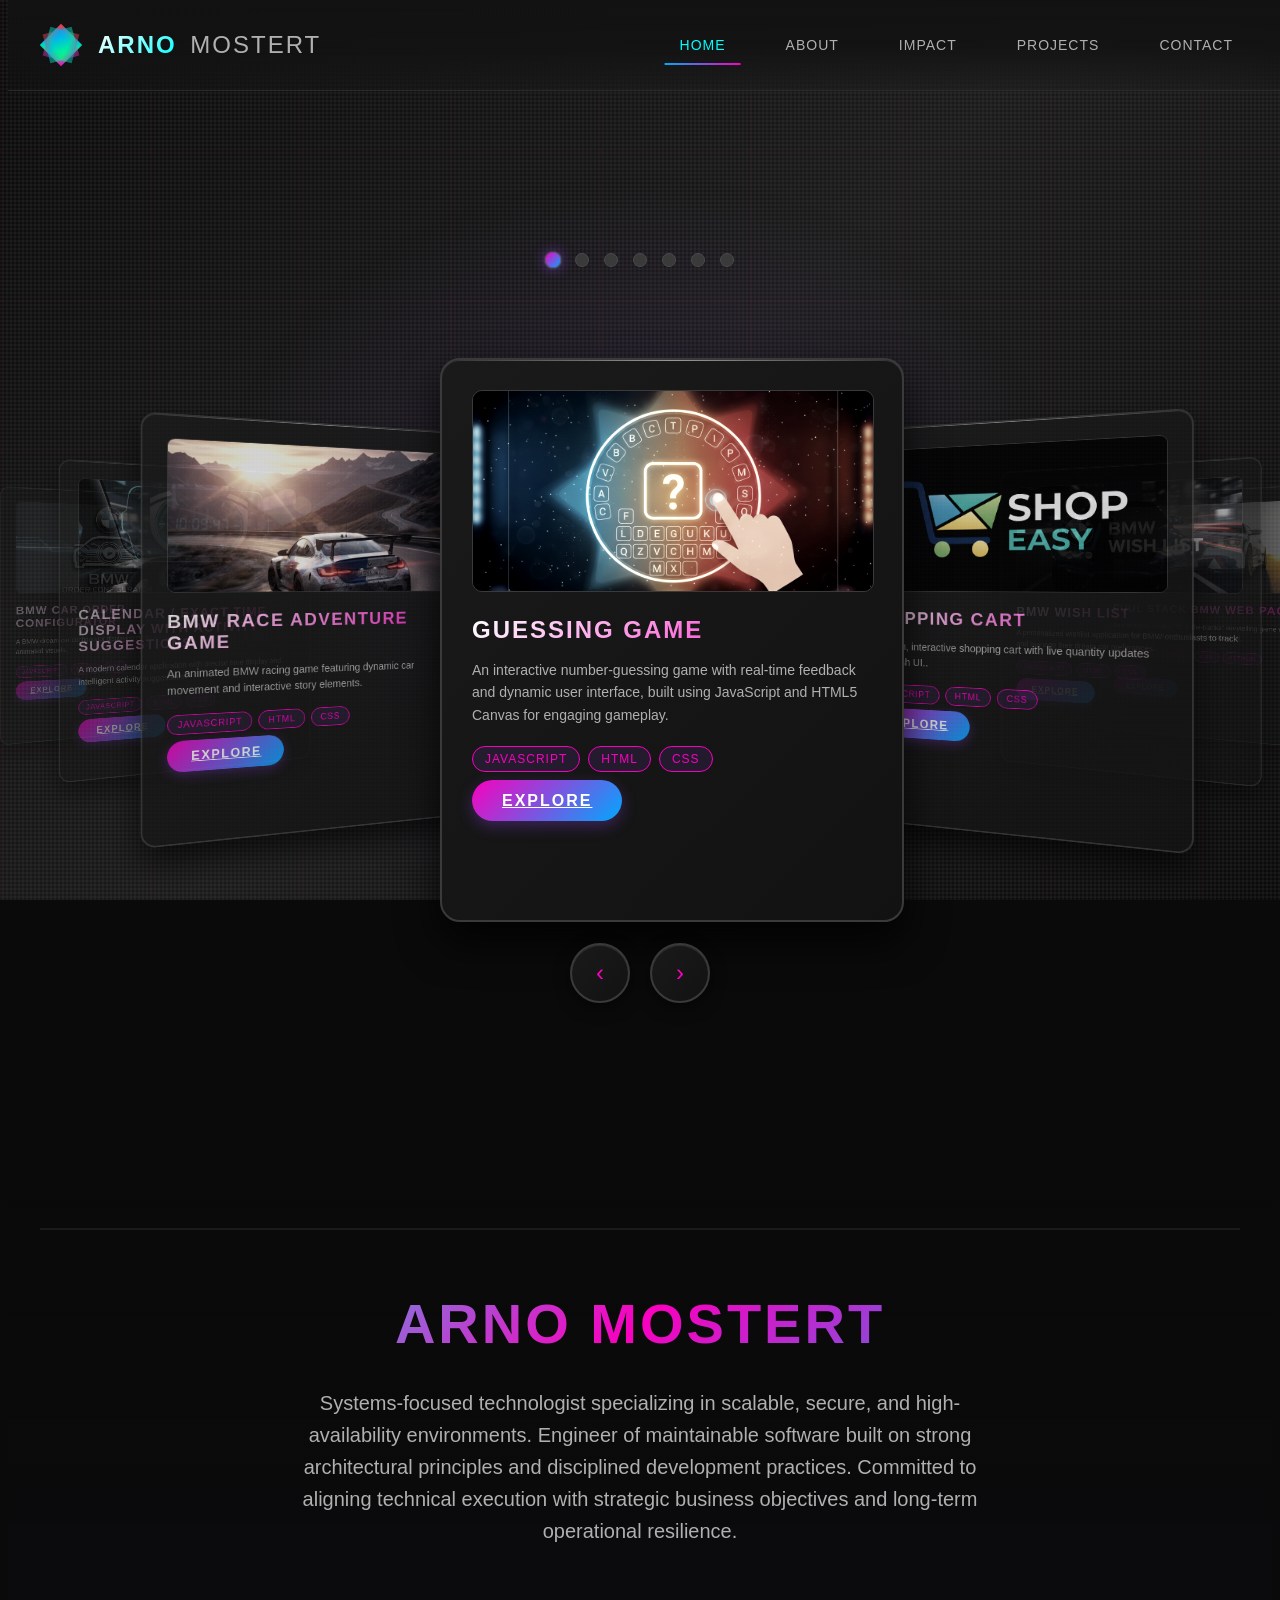
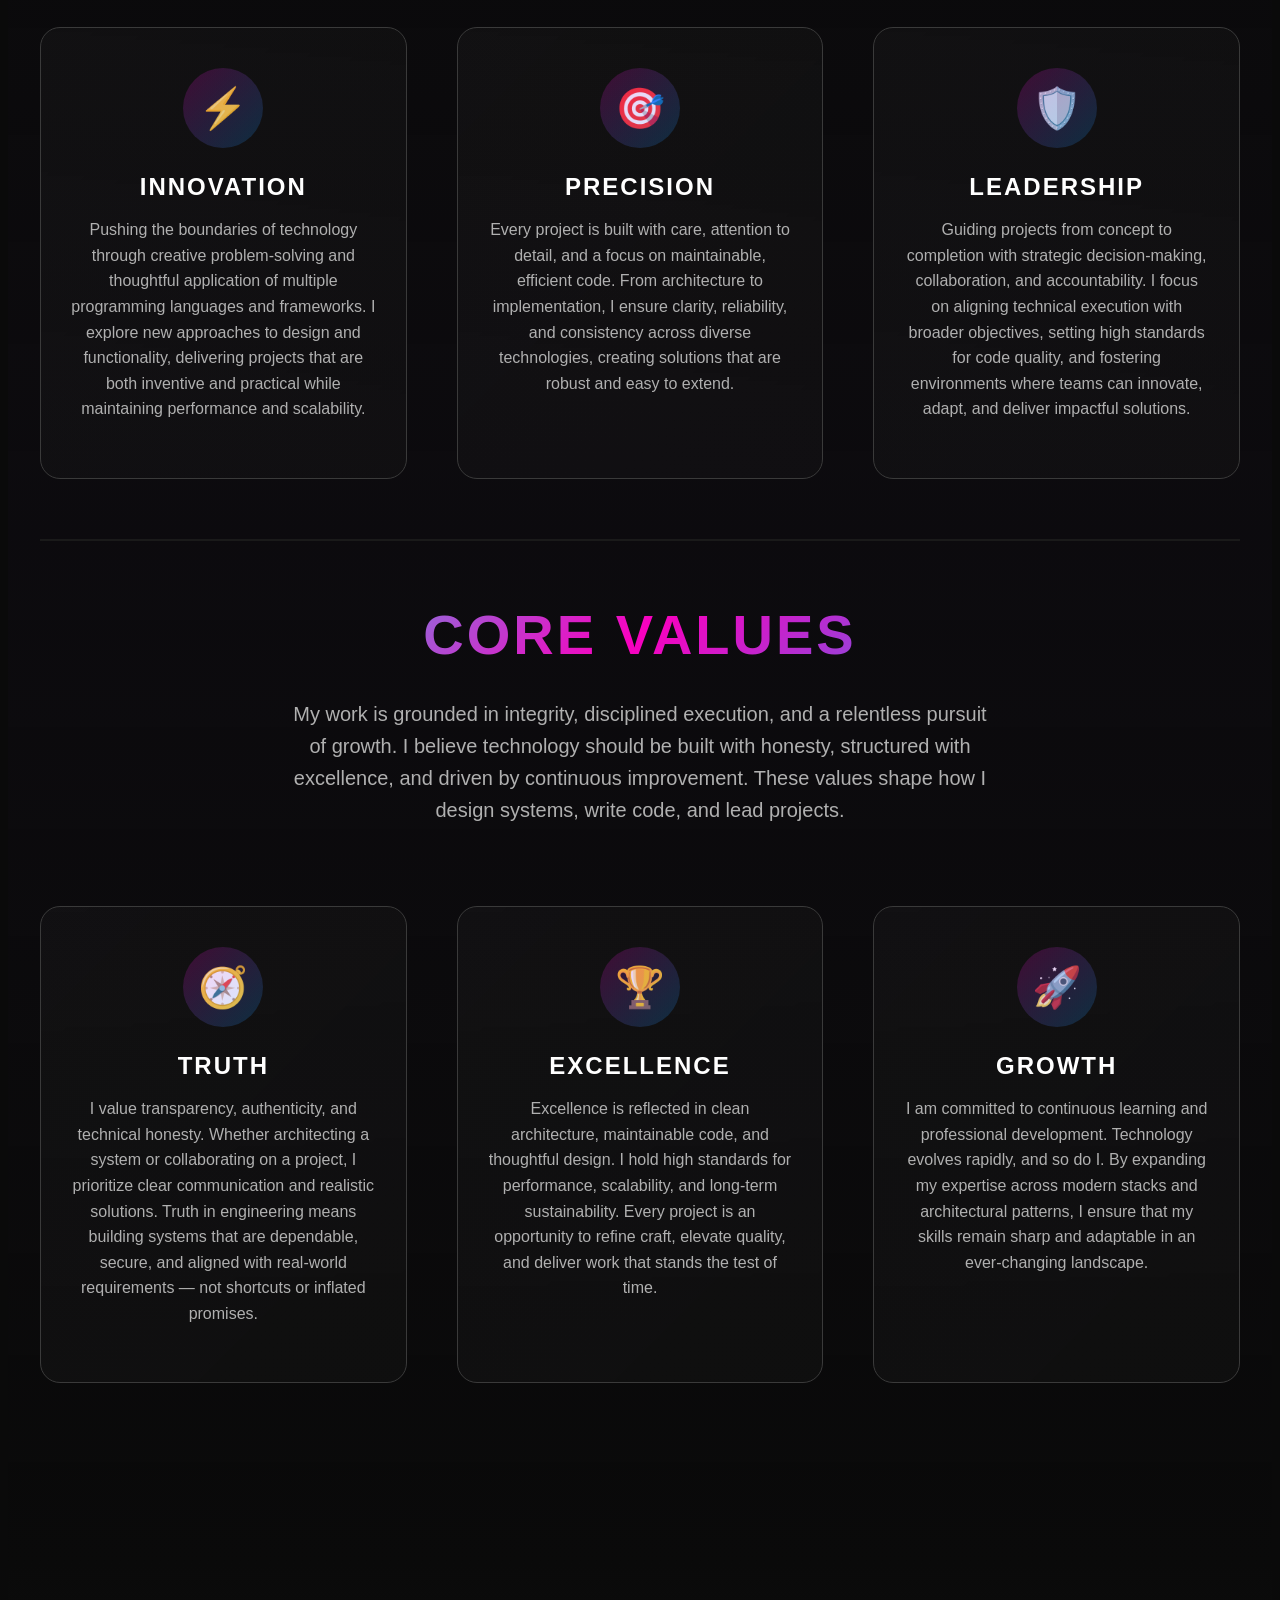
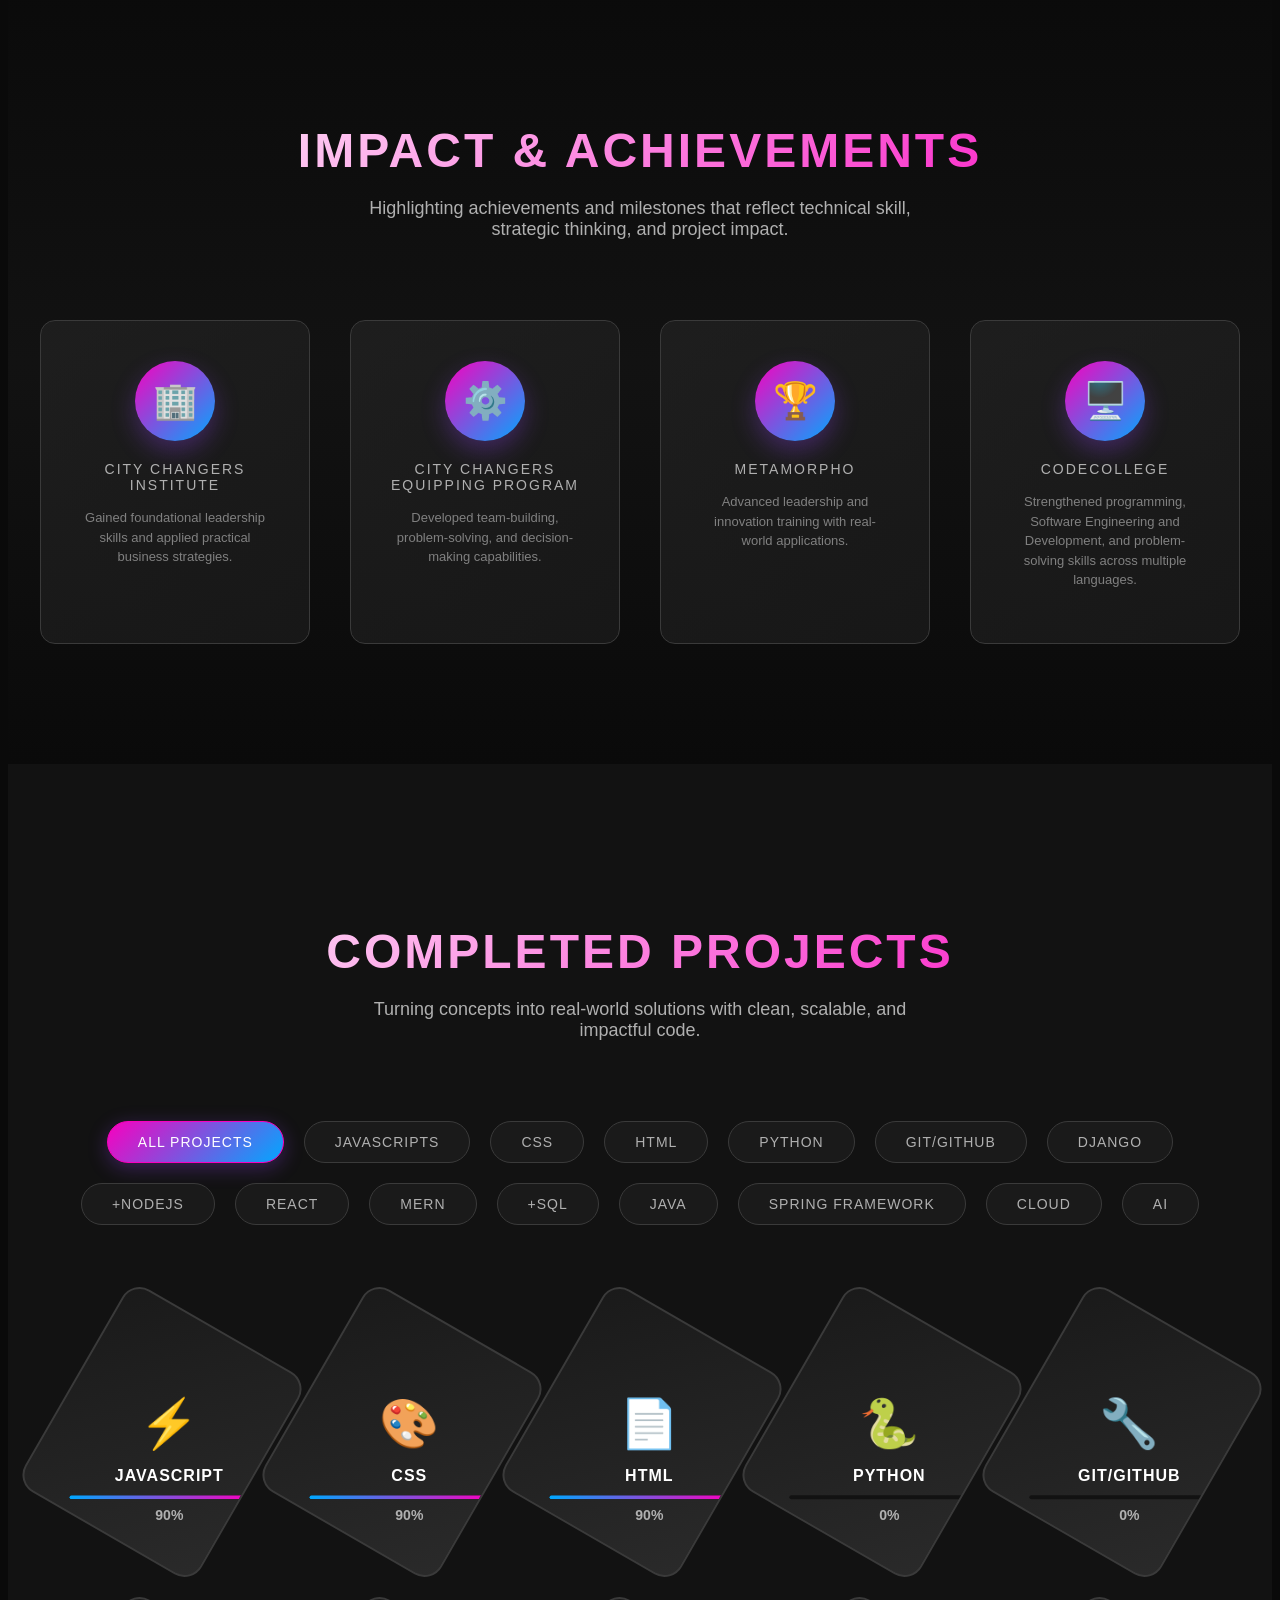
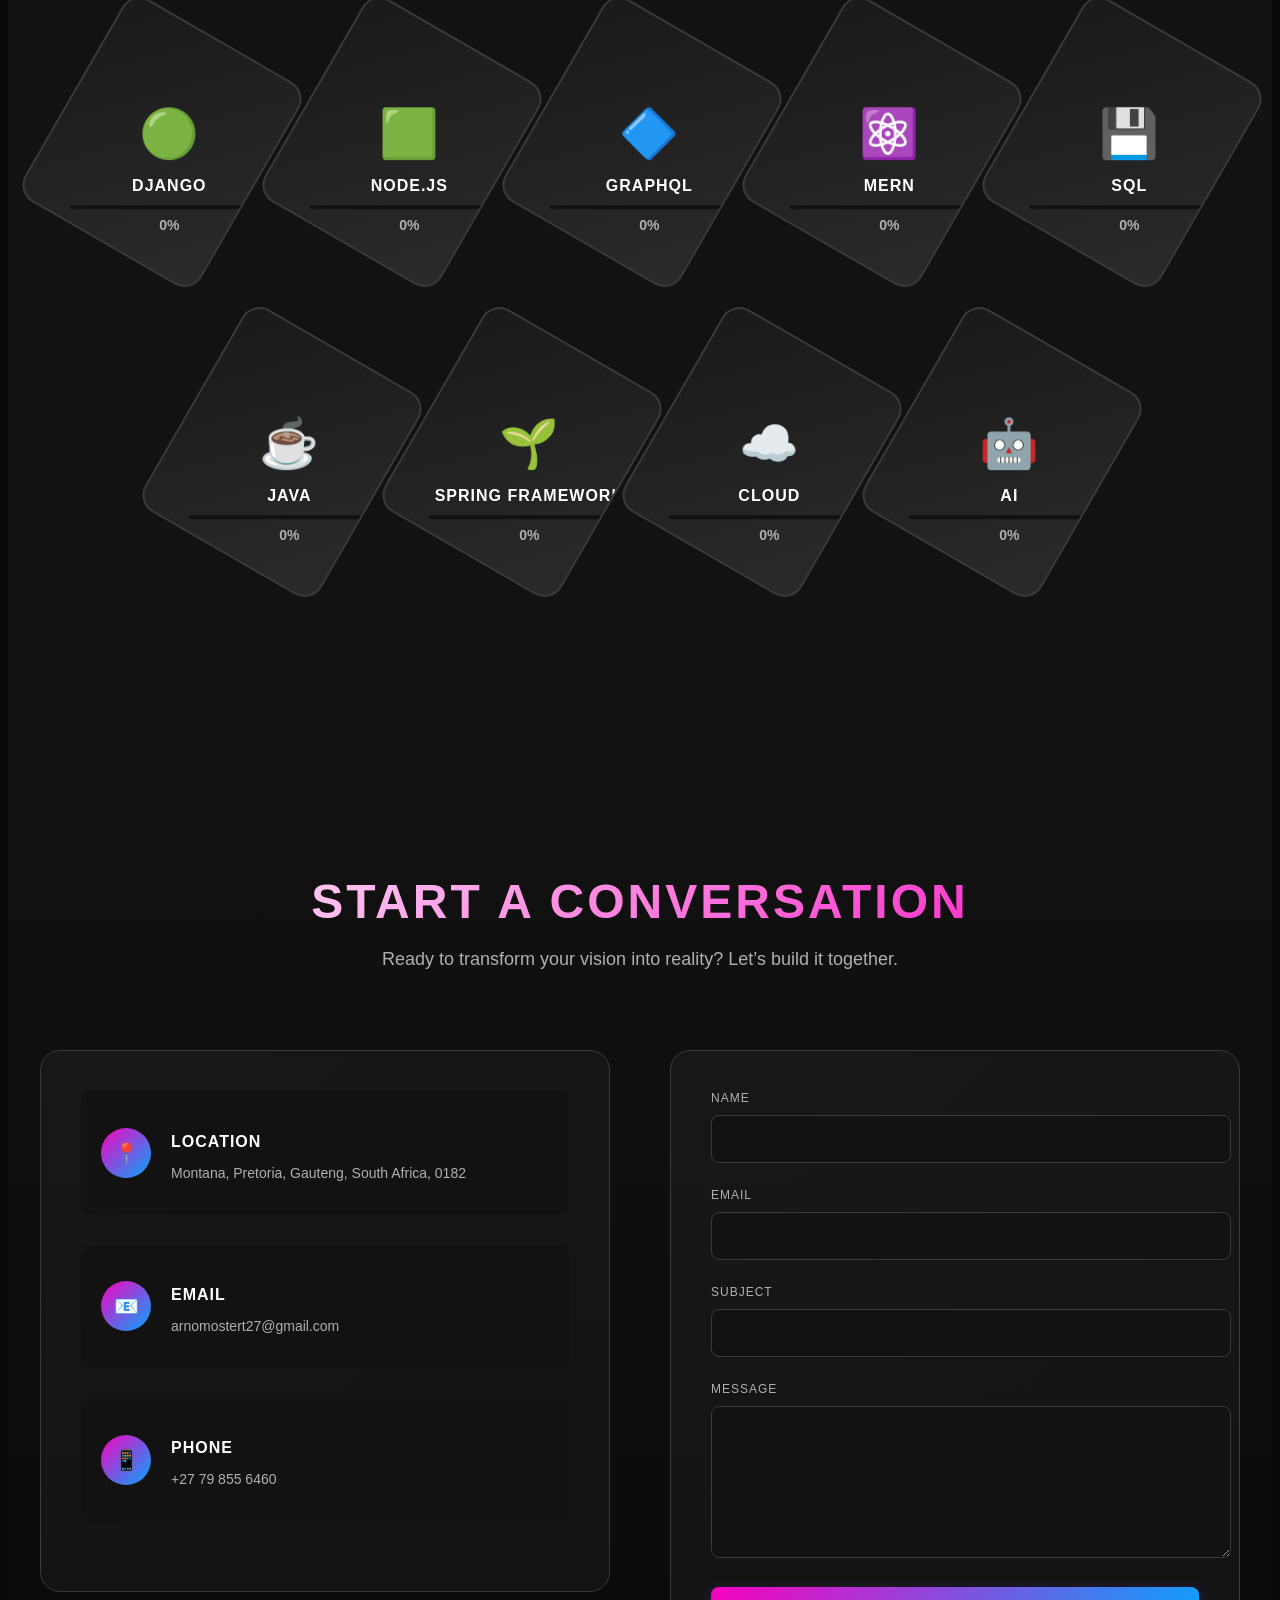
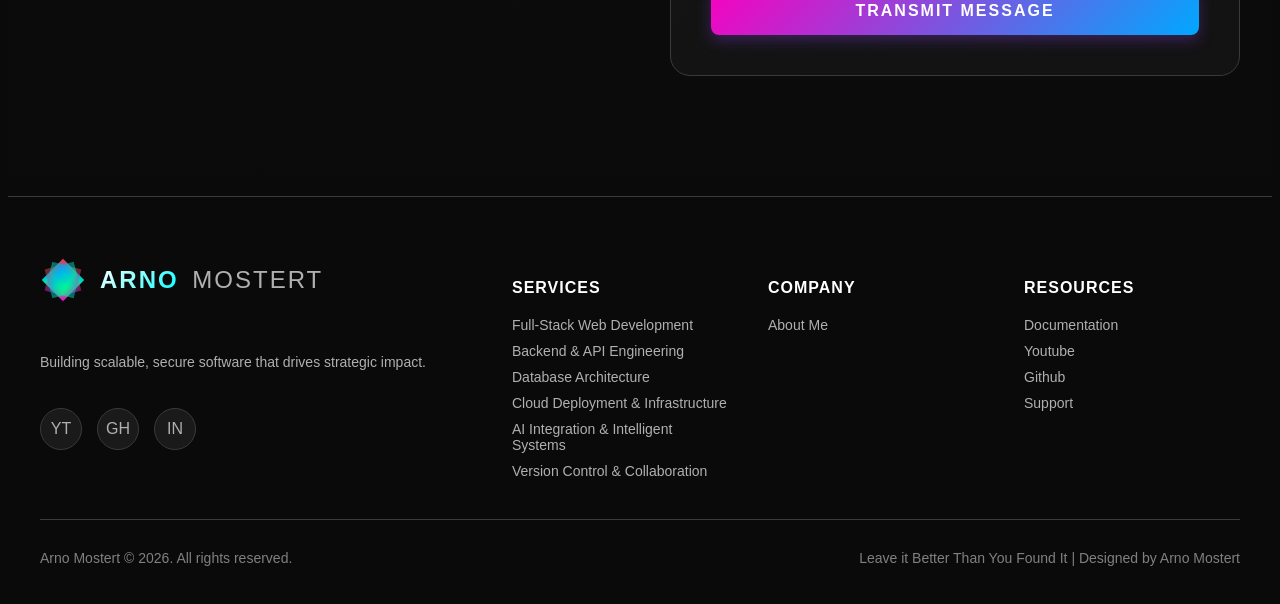
<file: index.html>
<!DOCTYPE html>
<html lang="en">
<head>
    <meta charset="UTF-8">
    <meta name="viewport" content="width=device-width, initial-scale=1.0">
    <title>Arno Mostert PortFolio</title>
    <link rel="stylesheet" href="templatemo-prism-flux.css">

</head>
<body>
    <!-- Loading Screen -->
    <div class="loader" id="loader">
        <div class="loader-content">
            <div class="loader-prism">
                <div class="prism-face"></div>
                <div class="prism-face"></div>
                <div class="prism-face"></div>
            </div>
            <div style="color: var(--accent-purple); font-size: 18px; text-transform: uppercase; letter-spacing: 3px;">Arno Mostert</div>
        </div>
    </div>

    <!-- Navigation Header -->
    <header class="header" id="header">
        <nav class="nav-container">
            <a href="#home" class="logo">
                <div class="logo-icon">
                    <div class="logo-prism">
                        <div class="prism-shape"></div>
                    </div>
                </div>
                <span class="logo-text">
                    <span class="prism">Arno</span>
                    <span class="flux">Mostert</span>
                </span>
            </a>
            
            <ul class="nav-menu" id="navMenu">
                <li><a href="#home" class="nav-link active">Home</a></li>
                <li><a href="#about" class="nav-link">About</a></li>
                <li><a href="#stats" class="nav-link">Impact</a></li>
                <li><a href="#skills" class="nav-link">Projects</a></li>
                <li><a href="#contact" class="nav-link">Contact</a></li>
            </ul>
            
            <div class="menu-toggle" id="menuToggle">
                <span></span>
                <span></span>
                <span></span>
            </div>
        </nav>
    </header>

    <!-- Hero Section with 3D Carousel -->
    <section class="hero" id="home">
        <div class="carousel-container">
            <div class="carousel" id="carousel">
                <!-- Carousel items will be generated by JavaScript -->
            </div>

            <div class="carousel-controls">
                <button class="carousel-btn" id="prevBtn">‹</button>
                <button class="carousel-btn" id="nextBtn">›</button>
            </div>
            
            <div class="carousel-indicators" id="indicators">
                <!-- Indicators will be generated by JavaScript -->
            </div>
        </div>
    </section>

    <!-- NEW: Prism Philosophy Section (About) -->
    <section class="philosophy-section" id="about">
        <div class="philosophy-container">
            <div class="prism-line"></div>
            
            <h2 class="philosophy-headline">
                Arno Mostert    
            </h2>
            
            <p class="philosophy-subheading">
               Systems-focused technologist specializing in scalable, secure, and high-availability environments.
                Engineer of maintainable software built on strong architectural principles and disciplined development practices.
                Committed to aligning technical execution with strategic business objectives and long-term operational resilience.
            </p>
            
            <div class="philosophy-pillars">
                <div class="pillar">
                    <div class="pillar-icon">⚡</div>
                    <h3 class="pillar-title">Innovation</h3>    
                    <p class="pillar-description">
                        Pushing the boundaries of technology through creative problem-solving and thoughtful application of multiple programming languages and frameworks. I explore new approaches to design and functionality, delivering projects that are both inventive and practical while maintaining performance and scalability.
                    </p>
                </div>
                
                <div class="pillar">
                    <div class="pillar-icon">🎯</div>
                    <h3 class="pillar-title">Precision</h3>
                    <p class="pillar-description">
                       Every project is built with care, attention to detail, and a focus on maintainable, efficient code. From architecture to implementation, I ensure clarity, reliability, and consistency across diverse technologies, creating solutions that are robust and easy to extend.
                    </p>
                </div>
                
                <div class="pillar">
                    <div class="pillar-icon">🛡️</div>
                    <h3 class="pillar-title">Leadership</h3>
                    <p class="pillar-description">
                        Guiding projects from concept to completion with strategic decision-making, collaboration, and accountability. I focus on aligning technical execution with broader objectives, setting high standards for code quality, and fostering environments where teams can innovate, adapt, and deliver impactful solutions.
                    </p>
                </div>
            </div>
            
            <div class="philosophy-particles" id="particles">
                <!-- Particles will be generated by JavaScript -->
            </div>
        </div>
        <div class="philosophy-container">
            <div class="prism-line"></div>
            
            <h2 class="philosophy-headline">
                Core Values
            </h2>
            
            <p class="philosophy-subheading">
                My work is grounded in integrity, disciplined execution, and a relentless pursuit of growth.
                I believe technology should be built with honesty, structured with excellence, and driven by
                continuous improvement. These values shape how I design systems, write code, and lead projects.
            </p>
            
            <div class="philosophy-pillars">
                
                <div class="pillar">
                    <div class="pillar-icon">🧭</div>
                    <h3 class="pillar-title">Truth</h3>    
                    <p class="pillar-description">
                        I value transparency, authenticity, and technical honesty. Whether architecting a system
                        or collaborating on a project, I prioritize clear communication and realistic solutions.
                        Truth in engineering means building systems that are dependable, secure, and aligned with
                        real-world requirements — not shortcuts or inflated promises.
                    </p>
                </div>
                
                <div class="pillar">
                    <div class="pillar-icon">🏆</div>
                    <h3 class="pillar-title">Excellence</h3>
                    <p class="pillar-description">
                        Excellence is reflected in clean architecture, maintainable code, and thoughtful design.
                        I hold high standards for performance, scalability, and long-term sustainability.
                        Every project is an opportunity to refine craft, elevate quality, and deliver work that
                        stands the test of time.
                    </p>
                </div>
                
                <div class="pillar">
                    <div class="pillar-icon">🚀</div>
                    <h3 class="pillar-title">Growth</h3>
                    <p class="pillar-description">
                        I am committed to continuous learning and professional development. Technology evolves
                        rapidly, and so do I. By expanding my expertise across modern stacks and architectural
                        patterns, I ensure that my skills remain sharp and adaptable in an ever-changing landscape.
                    </p>
                </div>
                
            </div>
        </div>

            
            <div class="philosophy-particles" id="particles">
                <!-- Particles will be generated by JavaScript -->
            </div>
        </div>

    </section>

    <!-- Stats Section with Content -->
    <section class="stats-section" id="stats">
        <div class="section-header">
            <h2 class="section-title">Impact & Achievements</h2>
            <p class="section-subtitle">Highlighting achievements and milestones that reflect technical skill, strategic thinking, and project impact.</p>
        </div>
        
        <div class="stats-grid">
            <div class="stat-card">
                <div class="stat-icon">🏢</div>               
                <div class="stat-label">City Changers Institute</div>
                <p class="stat-description">   
                    Gained foundational leadership skills and applied practical business strategies.</p>
            </div>


            <div class="stat-card">
                <div class="stat-icon"> ⚙️</div>
                <div class="stat-label">City Changers Equipping Program</div>
                <p class="stat-description">Developed team-building, problem-solving, and decision-making capabilities.</p>
            </div>
            
            <div class="stat-card">
                <div class="stat-icon">🏆</div>
                <div class="stat-label">Metamorpho</div>
                <p class="stat-description">Advanced leadership and innovation training with real-world applications.</p>
            </div>
            
            
            <div class="stat-card">
                <div class="stat-icon">🖥️</div>
                <div class="stat-label">CodeCollege</div>
                <p class="stat-description">Strengthened programming, Software Engineering and Development, and problem-solving skills across multiple languages.</p>
            </div>
        </div>
    </section>

    <!-- Enhanced Skills Section - Technical Arsenal -->
    <section class="skills-section" id="skills">
        <div class="skills-container">
            <div class="section-header">
                <h2 class="section-title">Completed Projects</h2>
                <p class="section-subtitle">Turning concepts into real-world solutions with clean, scalable, and impactful code.</p>
            </div>
            
            <div class="skill-categories">
                <div class="category-tab active" data-category="all">All Projects</div>
                <div class="category-tab" data-category="frontend">JavaScripts</div>
                <div class="category-tab" data-category="backend">CSS</div>
                <div class="category-tab" data-category="cloud">HTML</div>
                <div class="category-tab" data-category="emerging">Python</div>
                <div class="category-tab" data-category="emerging">GIT/GITHUB</div>
                <div class="category-tab" data-category="emerging">Django</div>
                <div class="category-tab" data-category="emerging">+NodeJS</div>
                <div class="category-tab" data-category="emerging">React</div>
                <div class="category-tab" data-category="emerging">MERN</div>
                <div class="category-tab" data-category="emerging">+SQL</div>
                <div class="category-tab" data-category="emerging">Java</div>
                <div class="category-tab" data-category="emerging">Spring Framework</div>
                <div class="category-tab" data-category="emerging">Cloud</div>
                <div class="category-tab" data-category="emerging">AI</div>

            </div>

            <div class="skills-hexagon-grid" id="skillsGrid">
                <!-- Hexagonal skill items will be generated by JavaScript -->
            </div>
        </div>
    </section>

    <!-- Contact Section -->
    <section class="contact-section" id="contact">
        <div class="section-header">
            <h2 class="section-title">Start a Conversation</h2>
            <p class="section-subtitle">Ready to transform your vision into reality? Let’s build it together.</p>
        </div>
        
        <div class="contact-container">
            <div class="contact-info">
                <a href="https://www.google.com/maps/place/Montana,+Pretoria,+0151/@-25.6693361,28.2237859,14z/data=!3m1!4b1!4m6!3m5!1s0x1ebfdef87999079b:0xd96c88471cfe5c74!8m2!3d-25.6713549!4d28.243326!16s%2Fg%2F1tcz5qkv?entry=ttu&g_ep=EgoyMDI2MDIxMS4wIKXMDSoASAFQAw%3D%3D" target="_blank" class="info-item">
                    <div class="info-icon">📍</div>
                    <div class="info-text">
                        <h4>Location</h4>
                        <p>Montana, Pretoria, Gauteng, South Africa, 0182 </p>
                    </div>
                </a>
                
                <a href="mailto:hello@prismflux.io" class="info-item">
                    <div class="info-icon">📧</div>
                    <div class="info-text">
                        <h4>Email</h4>
                        <p>arnomostert27@gmail.com</p>
                    </div>
                </a>
                
                <a href="tel:0798556460" class="info-item">
                    <div class="info-icon">📱</div>
                    <div class="info-text">
                        <h4>Phone</h4>
                        <p>+27 79 855 6460</p>
                    </div>
                </a>
                
              
            </div>
            
            <form class="contact-form" id="contactForm">
                <div class="form-group">
                    <label for="name">Name</label>
                    <input type="text" id="name" name="name" required>
                </div>
                
                <div class="form-group">
                    <label for="email">Email</label>
                    <input type="email" id="email" name="email" required>
                </div>
                
                <div class="form-group">
                    <label for="subject">Subject</label>
                    <input type="text" id="subject" name="subject" required>
                </div>
                
                <div class="form-group">
                    <label for="message">Message</label>
                    <textarea id="message" name="message" required></textarea>
                </div>
                
                <button type="submit" class="submit-btn">Transmit Message</button>
            </form>
        </div>
    </section>

    <!-- Footer -->
    <footer class="footer">
        <div class="footer-content">
            <div class="footer-brand">
                <div class="footer-logo">
                    <div class="logo-icon">
                        <div class="logo-prism">
                            <div class="prism-shape"></div>
                        </div>
                    </div>
                    <span class="logo-text">
                        <span class="prism">Arno</span>
                        <span class="flux">Mostert</span>
                    </span>
                </div>
                <p class="footer-description">
                    Building scalable, secure software that drives strategic impact.
                </p>
                <div class="footer-social">
                    <a href="https://www.youtube.com/channel/UCt0BD3ntdLCNDvxsB5fArVQ" target="_blank" class="social-icon">YT</a>
                    <a href="https://github.com/ArnoMostert27" target="_blank" class="social-icon">GH</a>
                    <a href="https://linkedin.com/" target="_blank" class="social-icon">IN</a>
                </div>
            </div>
            
                 <div class="footer-section">
                    <h4>Services</h4>
                    <div class="footer-links">
                        <a href="#" data-category="frontend">Full-Stack Web Development</a>
                        <a href="#" data-category="backend">Backend & API Engineering</a>
                        <a href="#" data-category="database">Database Architecture</a>
                        <a href="#" data-category="cloud">Cloud Deployment & Infrastructure</a>
                        <a href="#" data-category="ai">AI Integration & Intelligent Systems</a>
                        <a href="#" data-category="devops">Version Control & Collaboration</a>
                    </div>
                </div>

            
            <div class="footer-section">
                <h4>Company</h4>
                <div class="footer-links">
                    <a href="#">About Me</a>
                </div>
            </div>
            
            <div class="footer-section">
                <h4>Resources</h4>
                <div class="footer-links">
                    <a href="#">Documentation</a>
                    <a href="#">Youtube</a>
                    <a href="#">Github</a>
                    <a href="#">Support</a>
                </div>
            </div>
        </div>
        
        <div class="footer-bottom">
            <div class="copyright">
                Arno Mostert &copy; 2026. All rights reserved.
            </div>
            <div class="footer-credits">
              Leave it Better Than You Found It | Designed by Arno Mostert
            </div>
        </div>
    </footer>
<script src="templatemo-prism-scripts.js"></script>
</body>
</html>
</file>
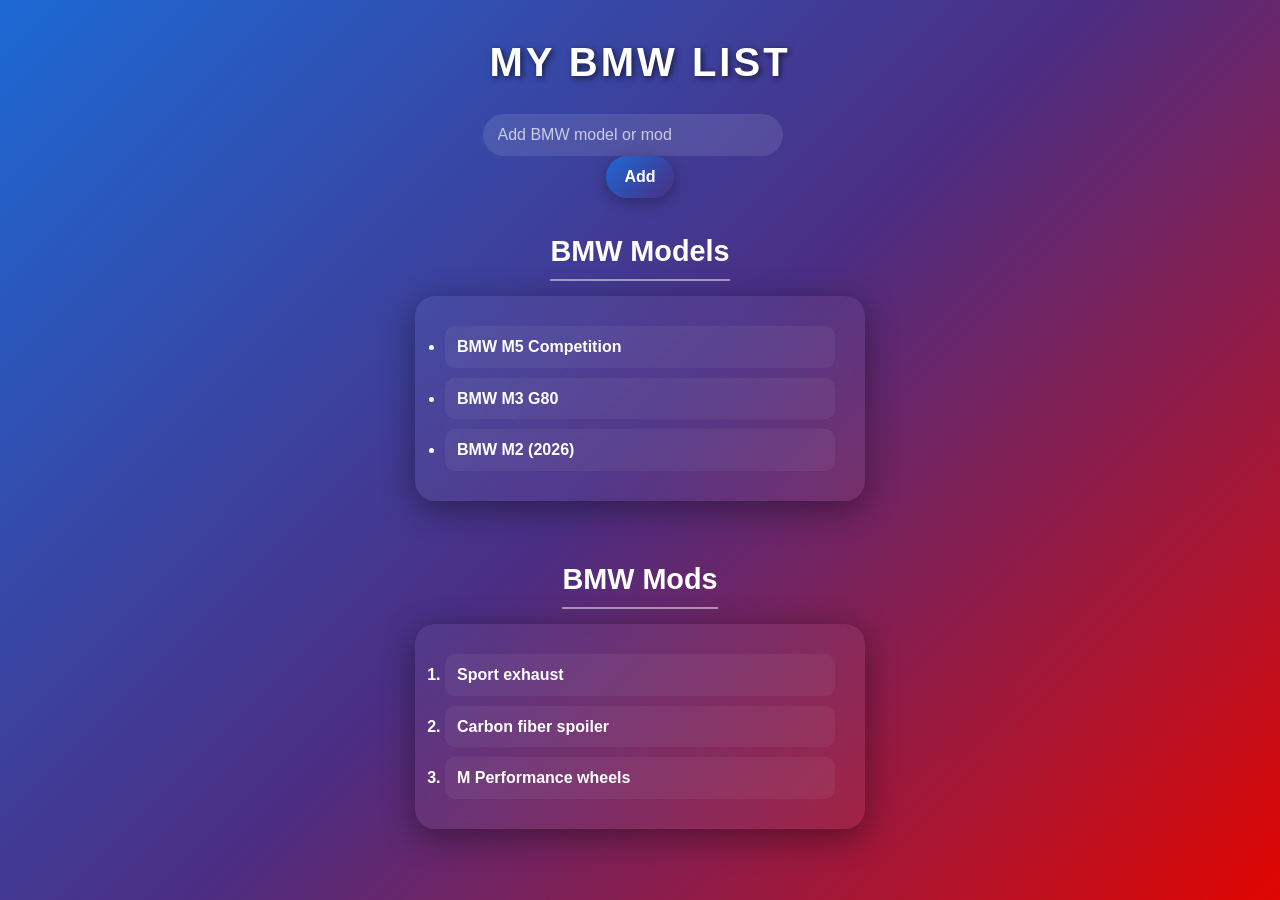
<file: `lists/classwork1.html>
<!DOCTYPE html>
<html lang="en">

<head>
    <!-- Character encoding -->
    <meta charset="UTF-8">
    <!-- Make the page responsive on all devices -->
    <meta name="viewport" content="width=device-width, initial-scale=1.0">
    <!-- Page title -->
    <title>BMW List</title>
    <!-- Link to external CSS file -->
    <link rel="stylesheet" href="style.css">
</head>

<body>

    <!-- Main page heading -->
    <h1>My BMW List</h1>

    <!-- Input box for adding new BMW models or mods -->
    <input type="text" id="bmwInput" placeholder="Add BMW model or mod">
    <!-- Button to add the input value to the list -->
    <button id="addBtn">Add</button>

    <!-- Section for BMW models -->
    <h2>BMW Models</h2>
    <ul id="bmwModels">
        <!-- Existing BMW models -->
        <li>BMW M5 Competition</li>
        <li>BMW M3 G80</li>
        <li>BMW M2 (2026)</li>
    </ul>

    <!-- Section for BMW mods -->
    <h2>BMW Mods</h2>
    <ol id="bmwMods">
        <!-- Existing BMW modifications -->
        <li>Sport exhaust</li>
        <li>Carbon fiber spoiler</li>
        <li>M Performance wheels</li>
    </ol>

    <!-- Link to external JavaScript file -->
    <script src="classwork1.js"></script>
</body>

</html>
</file>
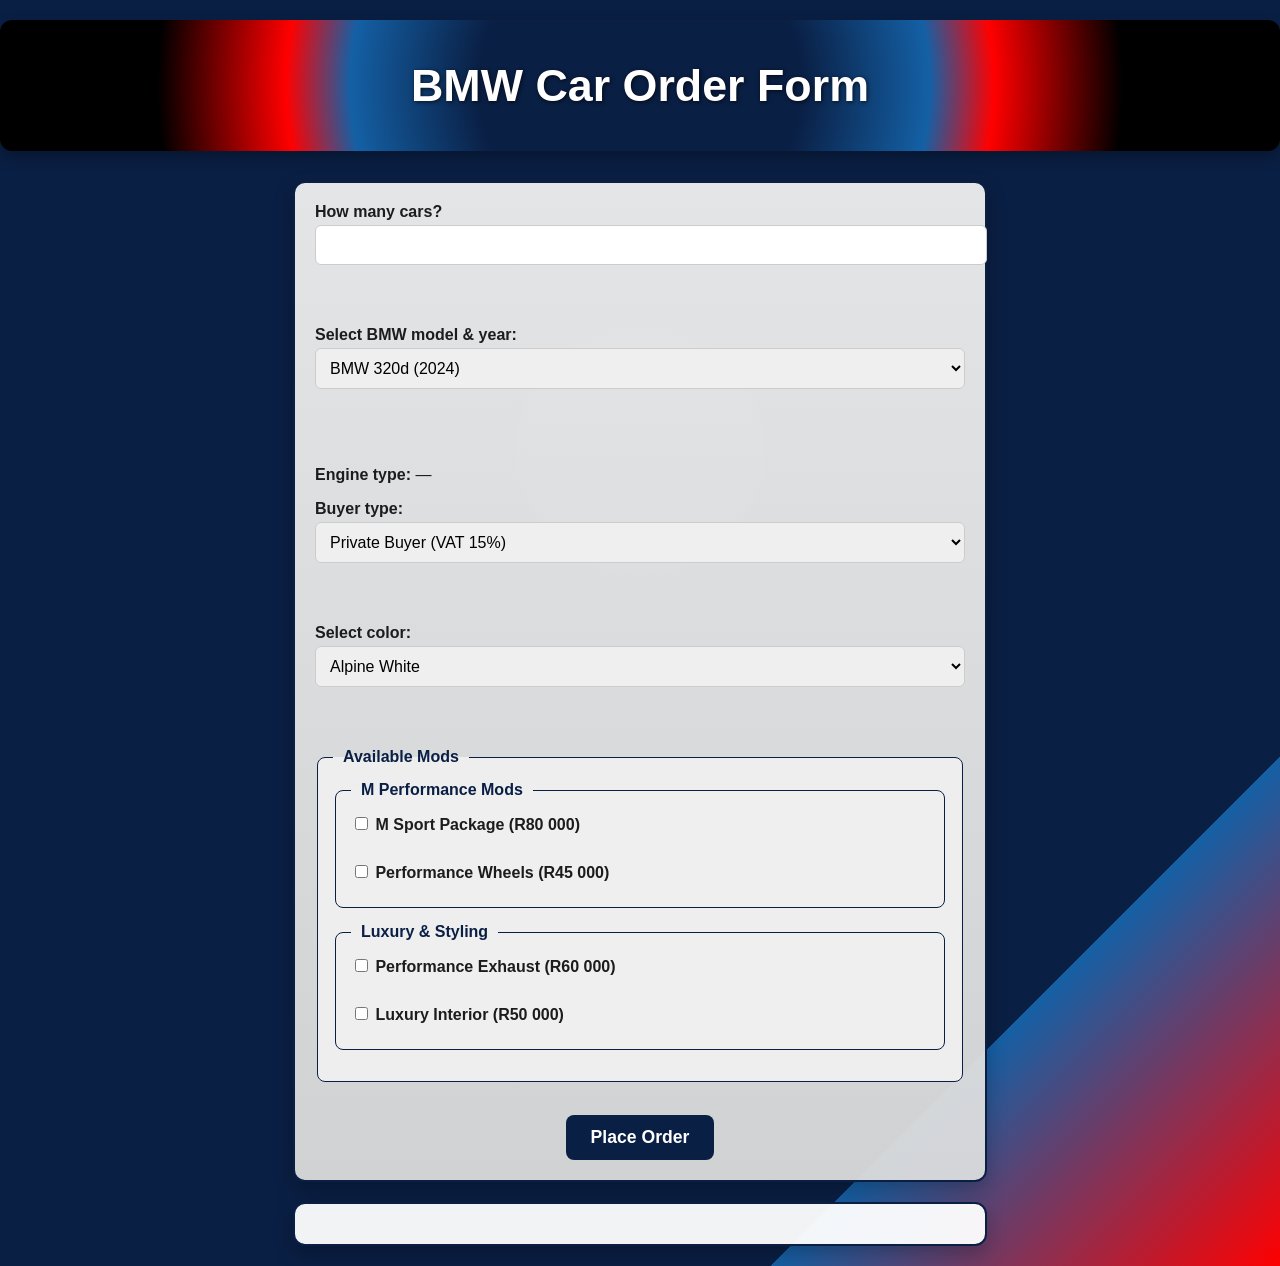
<file: Chapter 14/chap14.html>
<!DOCTYPE html>
<html>
<head>
    <meta charset="utf-8">
    <title>BMW Car Order</title>
    
    <!-- Link to external CSS -->
    <link rel="stylesheet" href="chap14.css">
    
    <!-- Inline CSS for quick styling tweaks -->
    <style>
        fieldset { margin-bottom: 15px; }
        legend { font-weight: bold; }
        .disabled { color: gray; font-style: italic; }
        #modNotice { margin-top: 5px; }
    </style>
</head>

<body>

<!-- Main Page Header -->
<h1>BMW Car Order Form</h1>

<!-- Order Form Container -->
<div id="orderForm">

    <!-- Number of Cars Input -->
    <label>How many cars?
        <input type="number" id="numCars" min="1">
    </label>
    <br><br>

    <!-- BMW Model & Year Selection -->
    <label>Select BMW model & year:
        <select id="carModel">
            
            <!-- Standard BMW Models -->
            <optgroup label="Standard BMW Models (2024–2026)">
                <option value="320d_2024">BMW 320d (2024)</option>
                <option value="320d_2025">BMW 320d (2025)</option>
                <option value="330i_2026">BMW 330i (2026)</option>
                <option value="X3_30e_2026">BMW X3 30e (2026)</option>
            </optgroup>

            <!-- BMW M Models -->
            <optgroup label="BMW M Models">
                <option value="M2_2025">BMW M2 (2025)</option>
                <option value="M3_2026">BMW M3 (2026)</option>
                <option value="M4_2026">BMW M4 (2026)</option>
                <option value="M5_2026">BMW M5 (2026)</option>
            </optgroup>

            <!-- Prototype BMW Cars -->
            <optgroup label="BMW Prototype Cars">
                <option value="PROTO_NEUE">BMW Vision Neue Klasse (Prototype)</option>
                <option value="PROTO_MNEXT">BMW Vision M NEXT (Prototype)</option>
                <option value="PROTO_DEE">BMW i Vision Dee (Prototype)</option>
                <option value="PROTO_CIRCULAR">BMW Vision Circular (Prototype)</option>
                <option value="PROTO_XM">BMW XM Label Red (Prototype)</option>
            </optgroup>

            <!-- Limited Edition BMW Cars -->
            <optgroup label="BMW Limited Collection Editions">
                <option value="LTD_30CSL">BMW 3.0 CSL Hommage</option>
                <option value="LTD_M4CSL">BMW M4 CSL</option>
                <option value="LTD_M5CS">BMW M5 CS</option>
                <option value="LTD_M3GTS">BMW M3 GTS</option>
                <option value="LTD_M4GTS">BMW M4 GTS</option>
                <option value="LTD_Z4SB">BMW Z4 Shooting Brake</option>
                <option value="LTD_I8">BMW i8 Ultimate Sophisto</option>
                <option value="LTD_M8FE">BMW M8 First Edition</option>
                <option value="LTD_M760">BMW M760Li Final Edition</option>
                <option value="LTD_ALPINA">BMW Alpina B8 GT</option>
            </optgroup>
        </select>
    </label>
    <br><br>

    <!-- Display Engine Type Dynamically -->
    <p><strong>Engine type:</strong> <span id="engineType">—</span></p>

    <!-- Buyer Type Selection for VAT purposes -->
    <label>Buyer type:
        <select id="buyerType">
            <option value="private">Private Buyer (VAT 15%)</option>
            <option value="business">Business Buyer (No VAT)</option>
        </select>
    </label>
    <br><br>

    <!-- BMW Color Selection -->
    <label>Select color:
        <select id="carColor">
            <option value="Alpine White">Alpine White</option>
            <option value="Black Sapphire">Black Sapphire</option>
            <option value="Mineral Grey">Mineral Grey</option>
            <option value="Portimao Blue">Portimao Blue</option>
            <option value="Toronto Red">Toronto Red</option>
        </select>
    </label>
    <br><br>

    <!-- Mods Section -->
    <fieldset id="modFieldset">
        <legend>Available Mods</legend>

        <!-- M Performance Mods -->
        <fieldset>
            <legend>M Performance Mods</legend>
            <label><input type="checkbox" class="mod" value="sport"> M Sport Package (R80 000)</label><br>
            <label><input type="checkbox" class="mod" value="wheels"> Performance Wheels (R45 000)</label>
        </fieldset>

        <!-- Luxury & Styling Mods -->
        <fieldset>
            <legend>Luxury & Styling</legend>
            <label><input type="checkbox" class="mod" value="exhaust"> Performance Exhaust (R60 000)</label><br>
            <label><input type="checkbox" class="mod" value="interior"> Luxury Interior (R50 000)</label>
        </fieldset>

        <!-- Notice for disabled mods (for limited editions) -->
        <p id="modNotice" class="disabled"></p>
    </fieldset>

    <br>

    <!-- Place Order Button -->
    <button type="button" id="placeOrder">Place Order</button>
</div>

<!-- Display Total Section -->
<div id="displayTotal"></div>

<!-- Link to external JS -->
<script src="chap14.js"></script>
</body>
</html>
</file>
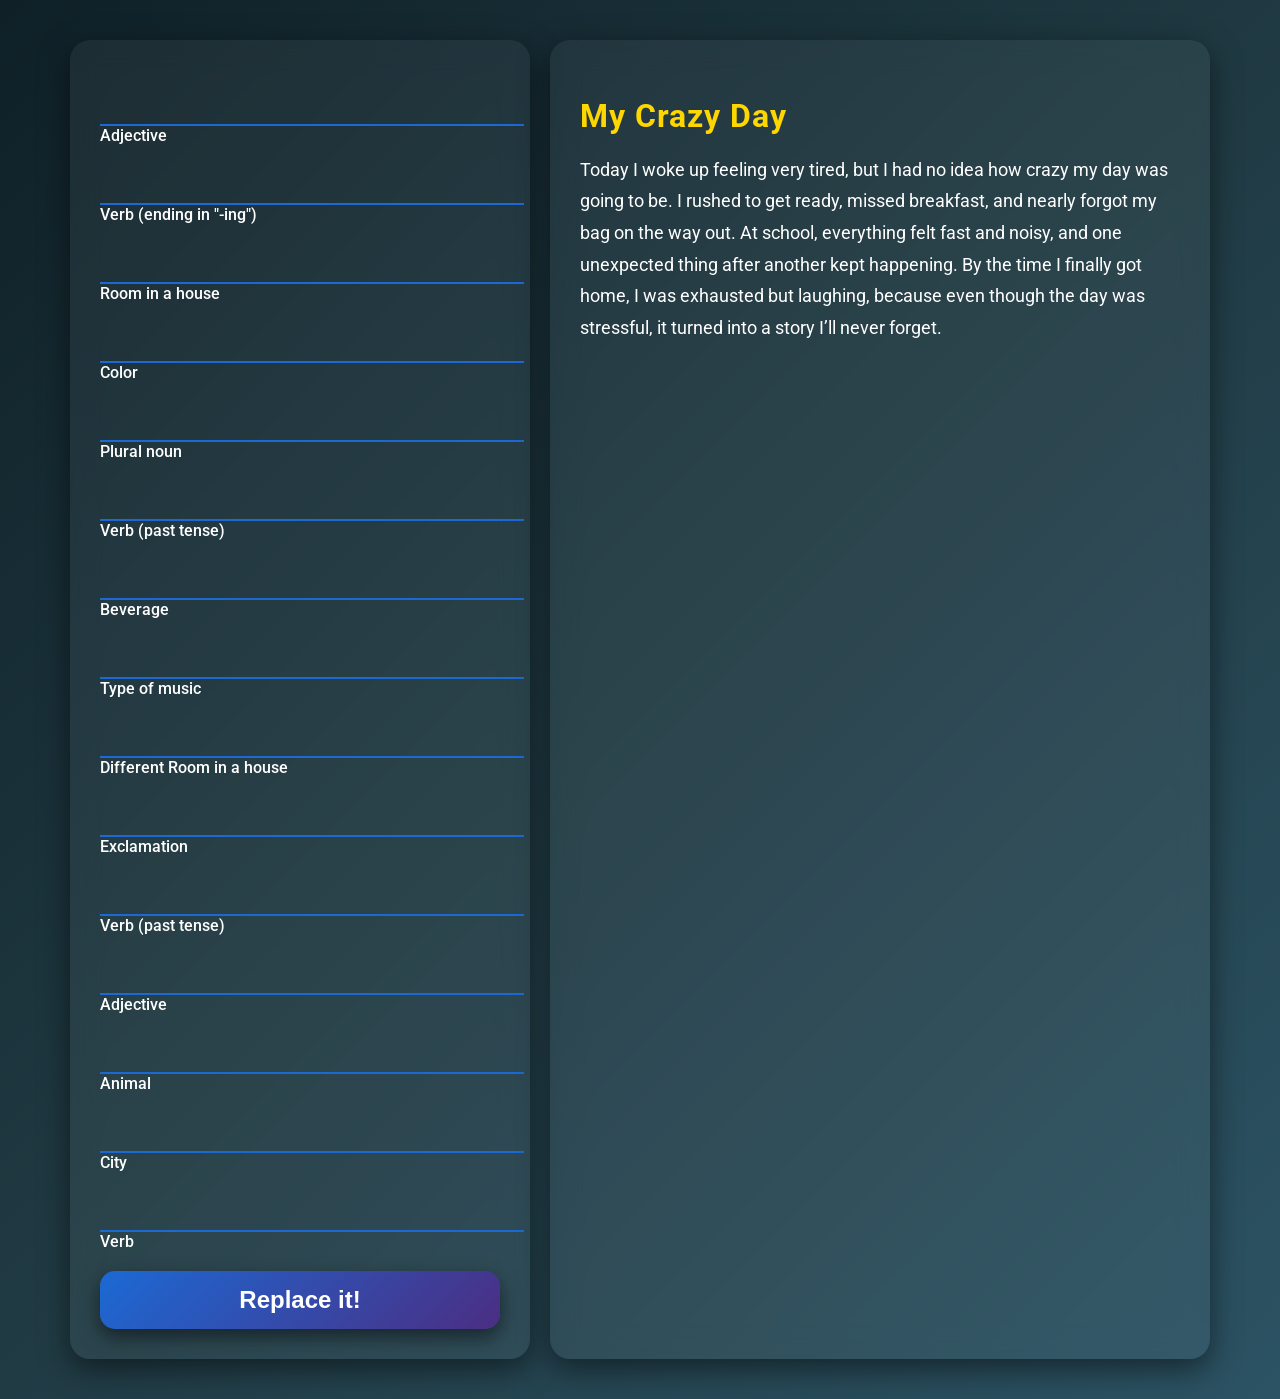
<file: classworkextra/wordGame.html>
<!DOCTYPE html>
<html lang="en">
<head>
    <meta charset="UTF-8">
    <meta http-equiv="X-UA-Compatible" content="IE=edge">
    <meta name="viewport" content="width=device-width, initial-scale=1.0">
    <title>Document</title>
    <link rel="stylesheet" href="wordGame.css">
</head>
<body>
    <div id="inputWords">
        <ul>
            <li><input type="text" id="adj1" /><br>Adjective</li>
            <li><input type="text" id="verbIng" /><br>Verb (ending in "-ing")</li>
            <li><input type="text" id="roomInHouse" /><br>Room in a house</li>
            <li><input type="text" id="color" /><br>Color</li>
            <li><input type="text" id="nounPlural" /><br>Plural noun</li>
            <li><input type="text" id="pastVerb" /><br>Verb (past tense)</li>
            <li><input type="text" id="beverage" /><br>Beverage</li>
            <li><input type="text" id="musicType" /><br>Type of music</li>  
            <li><input type="text" id="diffRoom" /><br>Different Room in a house</li>
            <li><input type="text" id="exclamation" /><br>Exclamation</li> 
            <li><input type="text" id="pastVerb2" /><br>Verb (past tense)</li>
            <li><input type="text" id="adjDance" /><br>Adjective</li>
            <li><input type="text" id="animal" /><br>Animal</li>
            <li><input type="text" id="city" /><br>City</li>
            <li><input type="text" id="verb" /><br>Verb</li>
        </ul>
    <div id="buttonDiv">
    <button id="replaceButton">Replace it!</button>
    </div>
    </div>
    
    <div id="story">
     <h2>My Crazy Day</h2>
<p>
Today I woke up feeling very tired, but I had no idea how crazy my day was going to be. I rushed to get ready, missed breakfast, and nearly forgot my bag on the way out. At school, everything felt fast and noisy, and one unexpected thing after another kept happening. By the time I finally got home, I was exhausted but laughing, because even though the day was stressful, it turned into a story I’ll never forget.
</p>

    </div>
    <script src="wordGame.js"></script>
</body>
</html>
</file>
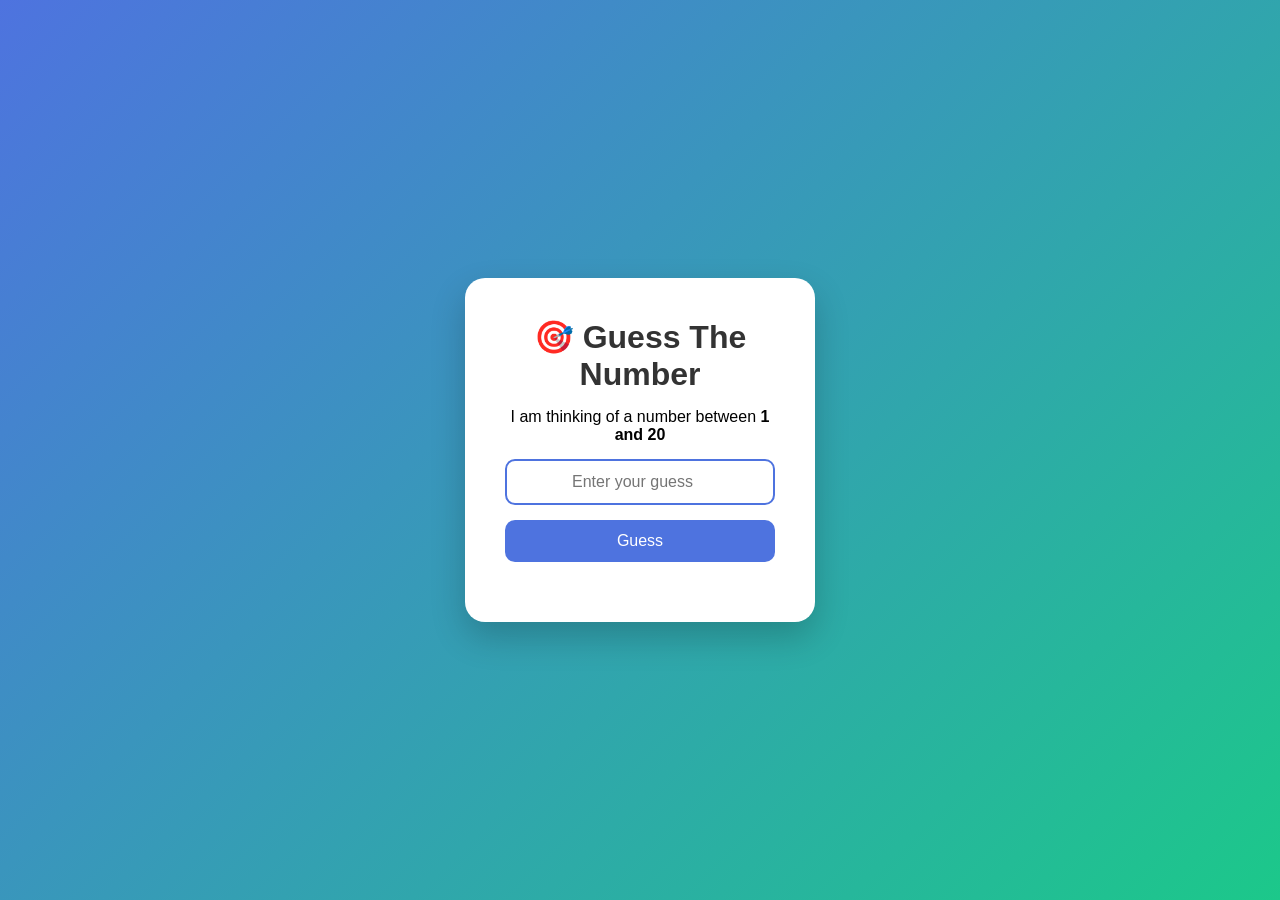
<file: GuessingGame/GAMEEPLAIN.HTML>
<!DOCTYPE html>
<html lang="en">
<head>
    <meta charset="UTF-8">
    <title>Guessing Game</title>

    <!-- This links my new CSS file called STYLES2.CSS -->
    <link rel="stylesheet" href="STYLES2.CSS">
</head>
<body>

    <!-- This container holds my entire game -->
    <div class="game-container">

        <!-- This is the title of the game -->
        <h1>🎯 Guess The Number</h1>

        <!-- This explains the range to the player -->
        <p>I am thinking of a number between <strong>1 and 20</strong></p>

        <!-- This is where the user enters their guess -->
        <!-- It only allows numbers between 1 and 20 -->
        <input type="number" id="guessInput" placeholder="Enter your guess" min="1" max="20">

        <!-- This button runs the game logic when clicked -->
        <button id="guessBtn">Guess</button>

        <!-- This paragraph displays feedback messages -->
        <p id="message"></p>

    </div>

    <!-- This connects my new JavaScript file called GAMEEXPLAIN.JS -->
    <!-- It is placed at the bottom so HTML loads first -->
    <script src="GAMEEXPLAIN.JS"></script>

</body>
</html>
</file>
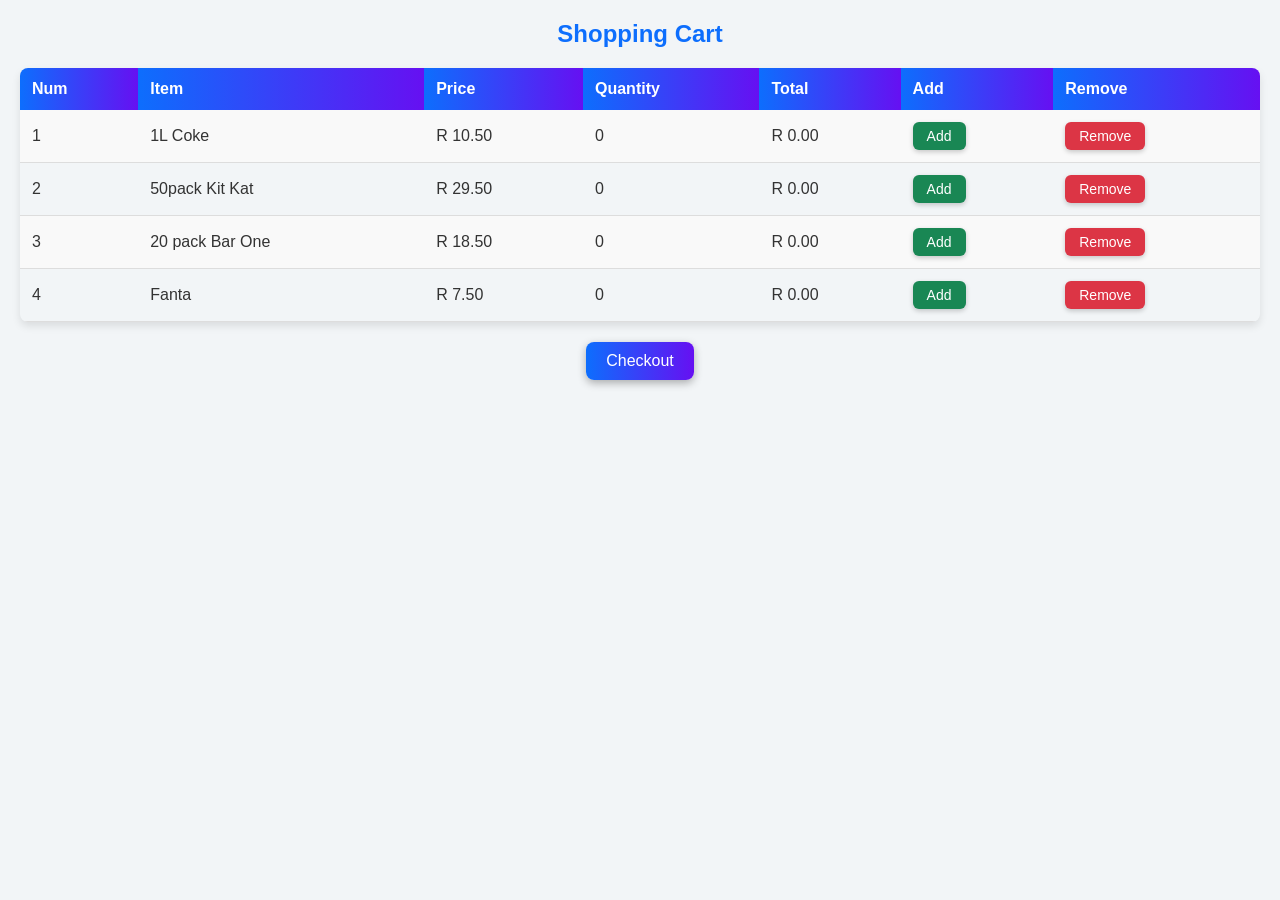
<file: SHOPPING CART/shoppingcart1.html>
<!DOCTYPE html>
<html lang="en">

<head>
    <meta charset="UTF-8">
    <title>Modern Shopping Cart</title>
    <link rel="stylesheet" type="text/css" href="styles1.css">
</head>

<body>

    <h2>Shopping Cart</h2>

    <div id="demo"></div>

    <button id="checkoutBtn" onclick="checkout()">Checkout</button>

    <div id="total"></div>

    <script src="shoppingcart1.js"></script>
</body>

</html>
</file>
<file: templatemo-prism-flux.css>
@charset "utf-8";
*/

* {
	margin: 0;
	padding: 0;
	box-sizing: border-box;
}

:root {
	--primary-black: #0a0a0a;
	--carbon-dark: #121212;
	--carbon-medium: #1a1a1a;
	--carbon-light: #2a2a2a;
	--metal-dark: #3a3a3a;
	--metal-light: #4a4a4a;
	--accent-red: #ff3333;
	--accent-blue: #00a8ff;
	--accent-green: #00ff88;
	--accent-purple: #f900bf;
	--accent-cyan: #00ffff;
	--text-primary: #ffffff;
	--text-secondary: #b0b0b0;
	--text-dim: #808080;
}

html {
	scroll-behavior: smooth;
}

body {
	font-family: 'Orbitron', 'Rajdhani', sans-serif;
	background: var(--primary-black);
	color: var(--text-primary);
	overflow-x: hidden;
	position: relative;
}

/* Carbon Fiber Background Pattern */
body::before {
	content: '';
	position: fixed;
	top: 0;
	left: 0;
	width: 100%;
	height: 100%;
	background:
		repeating-linear-gradient(0deg,
			transparent,
			transparent 2px,
			rgba(255, 255, 255, 0.03) 2px,
			rgba(255, 255, 255, 0.03) 4px),
		repeating-linear-gradient(90deg,
			transparent,
			transparent 2px,
			rgba(255, 255, 255, 0.03) 2px,
			rgba(255, 255, 255, 0.03) 4px),
		linear-gradient(135deg,
			var(--primary-black) 0%,
			var(--carbon-dark) 25%,
			var(--carbon-medium) 50%,
			var(--carbon-dark) 75%,
			var(--primary-black) 100%);
	z-index: -2;
}

/* Animated Grid Overlay */
body::after {
	content: '';
	position: fixed;
	top: 0;
	left: 0;
	width: 100%;
	height: 100%;
	background-image:
		linear-gradient(rgba(255, 51, 51, 0.05) 2px, transparent 2px),
		linear-gradient(90deg, rgba(255, 51, 51, 0.05) 2px, transparent 2px);
	background-size: 150px 150px;
	animation: gridMove 20s linear infinite;
	z-index: -1;
	opacity: 0.5;
}

@keyframes gridMove {
	0% {
		transform: translate(0, 0);
	}

	100% {
		transform: translate(150px, 150px);
	}
}

/* Loading Screen */
.loader {
	position: fixed;
	top: 0;
	left: 0;
	width: 100%;
	height: 100vh;
	background: var(--primary-black);
	display: flex;
	justify-content: center;
	align-items: center;
	z-index: 10000;
	transition: opacity 0.5s, visibility 0.5s;
}

.loader.hidden {
	opacity: 0;
	visibility: hidden;
}

.loader-content {
	text-align: center;
}

.loader-prism {
	width: 100px;
	height: 100px;
	position: relative;
	margin: 0 auto 30px;
}

.prism-face {
	position: absolute;
	width: 100%;
	height: 100%;
	border: 2px solid transparent;
	transform-origin: center;
	animation: prismRotate 3s linear infinite;
}

.prism-face:nth-child(1) {
	border-image: linear-gradient(45deg, var(--accent-red), var(--accent-blue)) 1;
	animation-delay: 0s;
}

.prism-face:nth-child(2) {
	border-image: linear-gradient(45deg, var(--accent-blue), var(--accent-green)) 1;
	transform: rotate(60deg);
	animation-delay: 0.2s;
}

.prism-face:nth-child(3) {
	border-image: linear-gradient(45deg, var(--accent-green), var(--accent-purple)) 1;
	transform: rotate(120deg);
	animation-delay: 0.4s;
}

@keyframes prismRotate {
	0% {
		transform: rotate(0deg) scale(1);
	}

	50% {
		transform: rotate(180deg) scale(1.2);
	}

	100% {
		transform: rotate(360deg) scale(1);
	}
}

/* Navigation Header */
.header {
	position: fixed;
	top: 0;
	width: 100%;
	background: linear-gradient(180deg,
			rgba(18, 18, 18, 0.98) 0%,
			rgba(18, 18, 18, 0.9) 50%,
			rgba(18, 18, 18, 0) 100%);
	backdrop-filter: blur(20px);
	border-bottom: 1px solid rgba(255, 255, 255, 0.1);
	z-index: 1000;
	transition: all 0.3s ease;
}

.header.scrolled {
	background: rgba(18, 18, 18, 0.98);
	backdrop-filter: blur(30px);
	box-shadow: 0 10px 30px rgba(0, 0, 0, 0.8);
}

.nav-container {
	max-width: 1400px;
	margin: 0 auto;
	display: flex;
	justify-content: space-between;
	align-items: center;
	padding: 20px 30px;
}

.logo {
	display: flex;
	align-items: center;
	text-decoration: none;
	position: relative;
}

.logo-icon {
	width: 45px;
	height: 45px;
	margin-right: 15px;
	position: relative;
}

/* Prism-inspired logo */
.logo-prism {
	width: 100%;
	height: 100%;
	position: relative;
	display: flex;
	align-items: center;
	justify-content: center;
}

.prism-shape {
	width: 30px;
	height: 30px;
	position: relative;
	transform: rotate(45deg);
	background: linear-gradient(135deg,
			var(--accent-red) 0%,
			var(--accent-blue) 33%,
			var(--accent-green) 66%,
			var(--accent-purple) 100%);
	animation: prismShine 3s ease-in-out infinite;
}

@keyframes prismShine {

	0%,
	100% {
		filter: brightness(1) hue-rotate(0deg);
		transform: rotate(45deg) scale(1);
	}

	50% {
		filter: brightness(1.5) hue-rotate(10deg);
		transform: rotate(45deg) scale(1.1);
	}
}

.prism-shape::before,
.prism-shape::after {
	content: '';
	position: absolute;
	width: 100%;
	height: 100%;
	background: inherit;
	opacity: 0.5;
}

.prism-shape::before {
	transform: rotate(60deg);
}

.prism-shape::after {
	transform: rotate(-60deg);
}

.logo-text {
	font-size: 24px;
	font-weight: 900;
	letter-spacing: 2px;
	text-transform: uppercase;
}

.logo-text .prism {
	background: linear-gradient(135deg, var(--text-primary), var(--accent-cyan));
	-webkit-background-clip: text;
	-webkit-text-fill-color: transparent;
	background-clip: text;
}

.logo-text .flux {
	color: var(--text-secondary);
	font-weight: 300;
	margin-left: 5px;
}

.nav-menu {
	display: flex;
	list-style: none;
	gap: 10px;
	align-items: center;
}

.nav-menu a {
	color: var(--text-secondary);
	text-decoration: none;
	padding: 12px 25px;
	transition: all 0.3s ease;
	position: relative;
	text-transform: uppercase;
	font-weight: 500;
	letter-spacing: 1px;
	font-size: 14px;
}

.nav-menu a::before {
	content: '';
	position: absolute;
	bottom: 0;
	left: 50%;
	transform: translateX(-50%);
	width: 0;
	height: 2px;
	background: linear-gradient(90deg, var(--accent-blue), var(--accent-purple));
	transition: width 0.3s ease;
}

.nav-menu a:hover {
	color: var(--text-primary);
}

.nav-menu a:hover::before,
.nav-menu a.active::before {
	width: 80%;
}

.nav-menu a.active {
	color: var(--accent-cyan);
}

.menu-toggle {
	display: none;
	flex-direction: column;
	cursor: pointer;
	padding: 5px;
}

.menu-toggle span {
	width: 30px;
	height: 3px;
	background: linear-gradient(90deg, var(--accent-blue), var(--accent-purple));
	margin: 3px 0;
	transition: 0.3s;
	border-radius: 2px;
}

.menu-toggle.active span:nth-child(1) {
	transform: rotate(-45deg) translate(-5px, 6px);
}

.menu-toggle.active span:nth-child(2) {
	opacity: 0;
}

.menu-toggle.active span:nth-child(3) {
	transform: rotate(45deg) translate(-5px, -6px);
}

/* Hero Section with 3D Carousel */
.hero {
	min-height: 100vh;
	display: flex;
	align-items: center;
	justify-content: center;
	position: relative;
	padding: 120px 20px 80px;
	background: radial-gradient(ellipse at center,
			rgba(153, 69, 255, 0.1) 0%,
			transparent 50%);
}

.carousel-container {
	width: 100%;
	max-width: 1600px;
	height: 650px;
	perspective: 1200px;
	position: relative;
	padding-top: 60px;
}

.carousel {
	width: 100%;
	height: 100%;
	position: relative;
	transform-style: preserve-3d;
}

.carousel-item {
	position: absolute;
	width: 400px;
	height: 500px;
	left: 50%;
	top: 50%;
	transform-style: preserve-3d;
	transition: all 0.8s cubic-bezier(0.4, 0.0, 0.2, 1);
	cursor: pointer;
	transform-origin: center center;
}

.carousel-item .card {
	width: 100%;
	height: 100%;
	background: linear-gradient(135deg, var(--carbon-medium), var(--carbon-dark));
	border: 2px solid var(--metal-dark);
	border-radius: 20px;
	padding: 30px;
	position: relative;
	overflow: hidden;
	box-shadow:
		0 20px 40px rgba(0, 0, 0, 0.8),
		inset 0 1px 0 rgba(255, 255, 255, 0.1);
}

.carousel-item .card::before {
	content: '';
	position: absolute;
	top: 0;
	left: 0;
	right: 0;
	height: 1px;
	background: linear-gradient(90deg,
			transparent,
			rgba(255, 255, 255, 0.5),
			transparent);
	animation: scanline 3s linear infinite;
}

@keyframes scanline {
	0% {
		transform: translateY(0);
	}

	100% {
		transform: translateY(500px);
	}
}

.card-number {
	position: absolute;
	top: 20px;
	right: 30px;
	font-size: 72px;
	font-weight: 900;
	color: rgba(153, 69, 255, 0.1);
	font-family: 'Orbitron', monospace;
}

.card-image {
	width: 100%;
	height: 200px;
	background: var(--carbon-dark);
	border-radius: 10px;
	margin-bottom: 20px;
	overflow: hidden;
	position: relative;
	border: 1px solid var(--metal-dark);
}

.card-image img {
	width: 100%;
	height: 100%;
	object-fit: cover;
	filter: grayscale(50%) contrast(1.2);
	transition: all 0.5s ease;
}

.carousel-item:hover .card-image img {
	filter: grayscale(0%) contrast(1.3);
	transform: scale(1.1);
}

.card-title {
	font-size: 24px;
	font-weight: 700;
	margin-bottom: 15px;
	text-transform: uppercase;
	letter-spacing: 2px;
	background: linear-gradient(135deg, var(--text-primary), var(--accent-purple));
	-webkit-background-clip: text;
	-webkit-text-fill-color: transparent;
	background-clip: text;
}

.card-description {
	color: var(--text-secondary);
	line-height: 1.6;
	margin-bottom: 20px;
	font-size: 14px;
}

.card-tech {
	display: flex;
	flex-wrap: wrap;
	gap: 8px;
	margin-bottom: 20px;
}

.tech-badge {
	padding: 5px 12px;
	background: rgba(153, 69, 255, 0.1);
	border: 1px solid var(--accent-purple);
	border-radius: 20px;
	font-size: 12px;
	color: var(--accent-purple);
	text-transform: uppercase;
	letter-spacing: 1px;
}

.card-cta {
	padding: 12px 30px;
	background: linear-gradient(135deg, var(--accent-purple), var(--accent-blue));
	border: none;
	border-radius: 30px;
	color: var(--text-primary);
	font-weight: 700;
	text-transform: uppercase;
	letter-spacing: 2px;
	cursor: pointer;
	transition: all 0.3s ease;
	box-shadow: 0 5px 15px rgba(153, 69, 255, 0.3);
}

.card-cta:hover {
	transform: translateY(-2px);
	box-shadow: 0 8px 25px rgba(153, 69, 255, 0.5);
}

/* Carousel Controls */
.carousel-controls {
	position: absolute;
	bottom: -70px;
	left: 50%;
	transform: translateX(-50%);
	display: flex;
	gap: 20px;
	z-index: 100;
}

.carousel-btn {
	width: 60px;
	height: 60px;
	background: linear-gradient(135deg, var(--carbon-medium), var(--carbon-dark));
	border: 2px solid var(--metal-dark);
	border-radius: 50%;
	color: var(--accent-purple);
	font-size: 24px;
	cursor: pointer;
	transition: all 0.3s ease;
	display: flex;
	align-items: center;
	justify-content: center;
	box-shadow:
		0 5px 15px rgba(0, 0, 0, 0.5),
		inset 0 1px 0 rgba(255, 255, 255, 0.1);
}

.carousel-btn:hover {
	border-color: var(--accent-purple);
	box-shadow:
		0 8px 25px rgba(153, 69, 255, 0.3),
		inset 0 1px 0 rgba(255, 255, 255, 0.2);
	transform: scale(1.1);
}

.carousel-indicators {
	position: absolute;
	top: 30px;
	left: 50%;
	transform: translateX(-50%);
	display: flex;
	gap: 15px;
	z-index: 100;
}

.indicator {
	width: 12px;
	height: 12px;
	background: var(--metal-dark);
	border: 1px solid var(--metal-light);
	border-radius: 50%;
	cursor: pointer;
	transition: all 0.3s ease;
}

.indicator.active {
	background: linear-gradient(135deg, var(--accent-purple), var(--accent-blue));
	box-shadow: 0 0 10px rgba(153, 69, 255, 0.5);
	transform: scale(1.3);
}

/* NEW: Prism Philosophy Section */
.philosophy-section {
	padding: 120px 30px;
	background: linear-gradient(180deg,
			var(--primary-black) 0%,
			rgba(153, 69, 255, 0.02) 50%,
			var(--primary-black) 100%);
	position: relative;
	overflow: hidden;
}

.philosophy-container {
	max-width: 1200px;
	margin: 0 auto;
	text-align: center;
}

/* Animated Prism Line */
.prism-line {
	width: 100%;
	height: 2px;
	margin: 0 auto 60px;
	position: relative;
	overflow: hidden;
	background: var(--carbon-medium);
}

.prism-line::before {
	content: '';
	position: absolute;
	top: 0;
	left: -100%;
	width: 100%;
	height: 100%;
	background: linear-gradient(90deg,
			transparent,
			var(--accent-red) 20%,
			var(--accent-blue) 40%,
			var(--accent-green) 60%,
			var(--accent-purple) 80%,
			transparent);

	animation: prismSweep 4s ease-in-out infinite;
}

@keyframes prismSweep {
	0% {
		left: -100%;
	}

	100% {
		left: 100%;
	}
}

.philosophy-headline {
	font-size: 56px;
	font-weight: 900;
	text-transform: uppercase;
	letter-spacing: 3px;
	margin-bottom: 30px;
	line-height: 1.2;
	background: linear-gradient(135deg,
			var(--accent-cyan) 0%,
			var(--accent-purple) 25%,
			var(--accent-blue) 50%,
			var(--accent-green) 75%,
			var(--accent-cyan) 100%);
	-webkit-background-clip: text;
	-webkit-text-fill-color: transparent;
	background-clip: text;
	background-size: 200% 200%;
	animation: gradientFlow 5s ease infinite;
}

@keyframes gradientFlow {
	0% {
		background-position: 0% 50%;
	}

	50% {
		background-position: 100% 50%;
	}

	100% {
		background-position: 0% 50%;
	}
}

.philosophy-subheading {
	font-size: 20px;
	color: var(--text-secondary);
	max-width: 700px;
	margin: 0 auto 80px;
	line-height: 1.6;
	font-weight: 300;
}

.philosophy-pillars {
	display: grid;
	grid-template-columns: repeat(auto-fit, minmax(300px, 1fr));
	gap: 50px;
	margin-bottom: 60px;
}

.pillar {
	position: relative;
	padding: 40px 30px;
	background: linear-gradient(135deg,
			rgba(42, 42, 42, 0.2),
			rgba(26, 26, 26, 0.3));
	border: 1px solid var(--metal-dark);
	border-radius: 20px;
	transition: all 0.4s ease;
	overflow: hidden;
}

.pillar::before {
	content: '';
	position: absolute;
	top: 0;
	left: 0;
	width: 100%;
	height: 2px;
	background: linear-gradient(90deg,
			var(--accent-purple),
			var(--accent-blue),
			var(--accent-green));
	transform: scaleX(0);
	transition: transform 0.4s ease;
}

.pillar:hover::before {
	transform: scaleX(1);
}

.pillar:hover {
	transform: translateY(-10px);
	border-color: var(--accent-purple);
	box-shadow: 0 20px 40px rgba(153, 69, 255, 0.2);
	background: linear-gradient(135deg,
			rgba(153, 69, 255, 0.05),
			rgba(26, 26, 26, 0.3));
}

.pillar-icon {
	width: 80px;
	height: 80px;
	margin: 0 auto 25px;
	display: flex;
	align-items: center;
	justify-content: center;
	font-size: 40px;
	position: relative;
}

.pillar-icon::before {
	content: '';
	position: absolute;
	width: 100%;
	height: 100%;
	background: linear-gradient(135deg, var(--accent-purple), var(--accent-blue));
	border-radius: 50%;
	opacity: 0.2;
	animation: pulse 3s ease-in-out infinite;
}

@keyframes pulse {

	0%,
	100% {
		transform: scale(1);
		opacity: 0.2;
	}

	50% {
		transform: scale(1.2);
		opacity: 0.1;
	}
}

.pillar-title {
	font-size: 24px;
	font-weight: 700;
	text-transform: uppercase;
	letter-spacing: 2px;
	margin-bottom: 15px;
	color: var(--text-primary);
}

.pillar-description {
	font-size: 16px;
	color: var(--text-secondary);
	line-height: 1.6;
}
.pillar-description a {
	color: var(--accent-cyan);
	text-decoration: none;
	transition: all 0.3s ease;
	position: relative;
}

.pillar-description a::after {
	content: '';
	position: absolute;
	bottom: -2px;
	left: 0;
	width: 0;
	height: 1px;
	background: var(--accent-cyan);
	transition: width 0.3s ease;
}

.pillar-description a:hover {
	color: var(--accent-purple);
}

.pillar-description a:hover::after {
	width: 100%;
}

/* Particle Effect Background */
.philosophy-particles {
	position: absolute;
	width: 100%;
	height: 100%;
	top: 0;
	left: 0;
	overflow: hidden;
	pointer-events: none;
}

.particle {
	position: absolute;
	width: 4px;
	height: 4px;
	background: linear-gradient(135deg, var(--accent-cyan), var(--accent-purple));
	border-radius: 50%;
	opacity: 0;
	animation: float-particle 20s infinite linear;
}

@keyframes float-particle {
	0% {
		transform: translateY(0) rotate(0deg);
		opacity: 0;
	}

	5% {
		opacity: 1;
	}

	95% {
		opacity: 1;
	}

	100% {
		transform: translateY(-100vh) rotate(720deg);
		opacity: 0;
	}
}

/* Stats Section with Content */
.stats-section {
	padding: 120px 30px;
	background: linear-gradient(180deg,
			var(--primary-black) 0%,
			var(--carbon-dark) 50%,
			var(--primary-black) 100%);
	position: relative;
}

.stats-grid {
	max-width: 1200px;
	margin: 0 auto;
	display: grid;
	grid-template-columns: repeat(auto-fit, minmax(250px, 1fr));
	gap: 40px;
}

.stat-card {
	background: linear-gradient(135deg,
			rgba(42, 42, 42, 0.5),
			rgba(26, 26, 26, 0.8));
	border: 1px solid var(--metal-dark);
	border-radius: 15px;
	padding: 40px 30px;
	text-align: center;
	position: relative;
	overflow: hidden;
	transition: all 0.3s ease;
}

.stat-card::before {
	content: '';
	position: absolute;
	top: 0;
	left: -100%;
	width: 100%;
	height: 2px;
	background: linear-gradient(90deg,
			transparent,
			var(--accent-purple),
			transparent);
	animation: none;
}

.stat-card:hover::before {
	animation: slideRight 0.5s ease forwards;
}

@keyframes slideRight {
	0% {
		left: -100%;
	}

	100% {
		left: 100%;
	}
}

.stat-card:hover {
	transform: translateY(-5px);
	border-color: var(--accent-purple);
	box-shadow: 0 15px 35px rgba(153, 69, 255, 0.2);
}

.stat-icon {
	width: 80px;
	height: 80px;
	background: linear-gradient(135deg, var(--accent-purple), var(--accent-blue));
	border-radius: 50%;
	display: flex;
	align-items: center;
	justify-content: center;
	margin: 0 auto 20px;
	font-size: 36px;
	color: var(--text-primary);
	box-shadow: 0 10px 25px rgba(153, 69, 255, 0.3);
}

.stat-number {
	font-size: 48px;
	font-weight: 900;
	color: var(--text-primary);
	margin-bottom: 10px;
	font-family: 'Orbitron', monospace;
}

.stat-label {
	font-size: 14px;
	color: var(--text-secondary);
	text-transform: uppercase;
	letter-spacing: 2px;
	margin-bottom: 15px;
}

.stat-description {
	font-size: 13px;
	color: var(--text-dim);
	line-height: 1.5;
	padding: 0 10px;
}

/* Enhanced Skills Section - Technical Arsenal */
.skills-section {
	padding: 120px 30px;
	background: var(--carbon-dark);
	position: relative;
	overflow: hidden;
}

.skills-container {
	max-width: 1200px;
	margin: 0 auto;
}

.section-header {
	text-align: center;
	margin-bottom: 80px;
}

.section-title {
	font-size: 48px;
	font-weight: 900;
	text-transform: uppercase;
	letter-spacing: 3px;
	margin-bottom: 20px;
	background: linear-gradient(135deg, var(--text-primary), var(--accent-purple));
	-webkit-background-clip: text;
	-webkit-text-fill-color: transparent;
	background-clip: text;
}

.section-subtitle {
	color: var(--text-secondary);
	font-size: 18px;
	max-width: 600px;
	margin: 0 auto;
}

/* Hexagonal Skills Grid */
.skills-hexagon-grid {
	display: flex;
	flex-wrap: wrap;
	justify-content: center;
	gap: 20px;
	margin-top: 60px;
}

.skill-hexagon {
	width: 200px;
	height: 230px;
	position: relative;
	margin: 30px 10px;
	cursor: pointer;
	transition: all 0.3s ease;
}

.skill-hexagon:hover {
	transform: translateY(-10px);
}

.hexagon-inner {
	width: 100%;
	height: 100%;
	position: relative;
	transform: rotate(30deg);
	overflow: hidden;
	border-radius: 20px;
	background: linear-gradient(135deg, var(--carbon-medium), var(--carbon-light));
	border: 2px solid var(--metal-dark);
}

.skill-hexagon:hover .hexagon-inner {
	border-color: var(--accent-purple);
	box-shadow: 0 0 30px rgba(153, 69, 255, 0.5);
}

.hexagon-content {
	position: absolute;
	width: 100%;
	height: 100%;
	top: 0;
	left: 0;
	transform: rotate(-30deg);
	display: flex;
	flex-direction: column;
	align-items: center;
	justify-content: center;
	padding: 20px;
}

.skill-icon-hex {
	font-size: 48px;
	margin-bottom: 15px;
	color: var(--accent-purple);
	animation: float 3s ease-in-out infinite;
}

@keyframes float {

	0%,
	100% {
		transform: translateY(0);
	}

	50% {
		transform: translateY(-10px);
	}
}

.skill-name-hex {
	font-size: 16px;
	font-weight: 700;
	text-transform: uppercase;
	letter-spacing: 1px;
	color: var(--text-primary);
	margin-bottom: 10px;
	text-align: center;
}

.skill-level {
	width: 100%;
	height: 4px;
	background: var(--carbon-dark);
	border-radius: 2px;
	overflow: hidden;
	position: relative;
}

.skill-level-fill {
	height: 100%;
	background: linear-gradient(90deg, var(--accent-blue), var(--accent-purple));
	border-radius: 2px;
	position: relative;
	animation: fillLevel 2s ease-out;
}

@keyframes fillLevel {
	0% {
		width: 0;
	}
}

.skill-percentage-hex {
	font-size: 14px;
	color: var(--text-secondary);
	margin-top: 8px;
	font-weight: 600;
}

/* Skill Categories Tabs */
.skill-categories {
	display: flex;
	justify-content: center;
	gap: 20px;
	margin-bottom: 40px;
	flex-wrap: wrap;
}

.category-tab {
	padding: 12px 30px;
	background: var(--carbon-medium);
	border: 1px solid var(--metal-dark);
	border-radius: 30px;
	color: var(--text-secondary);
	cursor: pointer;
	transition: all 0.3s ease;
	text-transform: uppercase;
	font-size: 14px;
	letter-spacing: 1px;
}

.category-tab:hover {
	background: rgba(153, 69, 255, 0.1);
	border-color: var(--accent-purple);
	color: var(--text-primary);
}

.category-tab.active {
	background: linear-gradient(135deg, var(--accent-purple), var(--accent-blue));
	border-color: var(--accent-purple);
	color: var(--text-primary);
	box-shadow: 0 5px 20px rgba(153, 69, 255, 0.3);
}

/* Contact Section */
.contact-section {
	padding: 120px 30px;
	background: linear-gradient(180deg,
			var(--carbon-dark) 0%,
			var(--primary-black) 100%);
	position: relative;
}

.contact-container {
	max-width: 1200px;
	margin: 0 auto;
	display: grid;
	grid-template-columns: 1fr 1fr;
	gap: 60px;
	align-items: start;
}

.contact-info {
	padding: 40px;
	background: linear-gradient(135deg,
			rgba(42, 42, 42, 0.3),
			rgba(26, 26, 26, 0.5));
	border: 1px solid var(--metal-dark);
	border-radius: 20px;
}

.info-item {
	display: flex;
	align-items: center;
	margin-bottom: 30px;
	padding: 20px;
	background: var(--carbon-dark);
	border-radius: 10px;
	transition: all 0.3s ease;
	text-decoration: none;
	cursor: pointer;
	position: relative;
	overflow: hidden;
}

.info-item::before {
	content: '';
	position: absolute;
	top: 0;
	left: -100%;
	width: 100%;
	height: 100%;
	background: linear-gradient(90deg,
			transparent,
			rgba(153, 69, 255, 0.1),
			transparent);
	transition: left 0.5s ease;
}

.info-item:hover::before {
	left: 100%;
}

.info-item:hover {
	transform: translateX(10px);
	background: rgba(153, 69, 255, 0.1);
	box-shadow: 0 5px 20px rgba(153, 69, 255, 0.2);
}

a.info-item {
	color: inherit;
	text-decoration: none;
}

.info-icon {
	width: 50px;
	height: 50px;
	background: linear-gradient(135deg, var(--accent-purple), var(--accent-blue));
	border-radius: 50%;
	display: flex;
	align-items: center;
	justify-content: center;
	margin-right: 20px;
	color: var(--text-primary);
	font-size: 20px;
	flex-shrink: 0;
	transition: all 0.3s ease;
}

.info-item:hover .info-icon {
	transform: scale(1.1) rotate(10deg);
	box-shadow: 0 8px 25px rgba(153, 69, 255, 0.4);
}

.info-text h4 {
	color: var(--text-primary);
	margin-bottom: 5px;
	font-size: 16px;
	text-transform: uppercase;
	letter-spacing: 1px;
	transition: all 0.3s ease;
}

.info-item:hover .info-text h4 {
	color: var(--accent-cyan);
}

.info-text p {
	color: var(--text-secondary);
	font-size: 14px;
	transition: all 0.3s ease;
}

.info-item:hover .info-text p {
	color: var(--text-primary);
}

/* Add external link indicator for clickable items */
.info-item[target="_blank"] .info-text p::after {
	content: ' ↗';
	font-size: 12px;
	opacity: 0;
	transition: opacity 0.3s ease;
}

.info-item[target="_blank"]:hover .info-text p::after {
	opacity: 1;
}

.contact-form {
	padding: 40px;
	background: linear-gradient(135deg,
			rgba(42, 42, 42, 0.3),
			rgba(26, 26, 26, 0.5));
	border: 1px solid var(--metal-dark);
	border-radius: 20px;
}

.form-group {
	margin-bottom: 25px;
}

.form-group label {
	display: block;
	color: var(--text-secondary);
	margin-bottom: 10px;
	text-transform: uppercase;
	font-size: 12px;
	letter-spacing: 1px;
}

.form-group input,
.form-group textarea {
	width: 100%;
	padding: 15px;
	background: var(--carbon-dark);
	border: 1px solid var(--metal-dark);
	border-radius: 8px;
	color: var(--text-primary);
	font-size: 14px;
	transition: all 0.3s ease;
}

.form-group input:focus,
.form-group textarea:focus {
	outline: none;
	border-color: var(--accent-purple);
	box-shadow: 0 0 10px rgba(153, 69, 255, 0.2);
}

.form-group textarea {
	resize: vertical;
	min-height: 120px;
}

.submit-btn {
	width: 100%;
	padding: 15px;
	background: linear-gradient(135deg, var(--accent-purple), var(--accent-blue));
	border: none;
	border-radius: 8px;
	color: var(--text-primary);
	font-size: 16px;
	font-weight: 700;
	text-transform: uppercase;
	letter-spacing: 2px;
	cursor: pointer;
	transition: all 0.3s ease;
	box-shadow: 0 5px 15px rgba(153, 69, 255, 0.3);
}

.submit-btn:hover {
	transform: translateY(-3px);
	box-shadow: 0 8px 25px rgba(153, 69, 255, 0.5);
}

/* Footer */
.footer {
	padding: 60px 30px 30px;
	background: var(--primary-black);
	border-top: 1px solid var(--metal-dark);
	position: relative;
}

.footer-content {
	max-width: 1200px;
	margin: 0 auto;
	display: grid;
	grid-template-columns: 2fr 1fr 1fr 1fr;
	gap: 40px;
	margin-bottom: 40px;
}

.footer-brand {
	display: flex;
	flex-direction: column;
	gap: 20px;
}

.footer-logo {
	display: flex;
	align-items: center;
	margin-bottom: 15px;
}

.footer-description {
	color: var(--text-secondary);
	line-height: 1.6;
	font-size: 14px;
}

.footer-social {
	display: flex;
	gap: 15px;
}

.social-icon {
	width: 40px;
	height: 40px;
	background: var(--carbon-medium);
	border: 1px solid var(--metal-dark);
	border-radius: 50%;
	display: flex;
	align-items: center;
	justify-content: center;
	color: var(--text-secondary);
	text-decoration: none;
	transition: all 0.3s ease;
}

.social-icon:hover {
	background: linear-gradient(135deg, var(--accent-purple), var(--accent-blue));
	border-color: var(--accent-purple);
	color: var(--text-primary);
	transform: translateY(-3px);
	box-shadow: 0 5px 15px rgba(153, 69, 255, 0.3);
}

.footer-section h4 {
	color: var(--text-primary);
	margin-bottom: 20px;
	text-transform: uppercase;
	letter-spacing: 1px;
	font-size: 16px;
}

.footer-links {
	display: flex;
	flex-direction: column;
	gap: 10px;
}

.footer-links a {
	color: var(--text-secondary);
	text-decoration: none;
	transition: all 0.3s ease;
	font-size: 14px;
}

.footer-links a:hover {
	color: var(--accent-purple);
	padding-left: 10px;
}

.footer-bottom {
	padding-top: 30px;
	border-top: 1px solid var(--metal-dark);
	display: flex;
	justify-content: space-between;
	align-items: center;
	max-width: 1200px;
	margin: 0 auto;
}

.copyright {
	color: var(--text-dim);
	font-size: 14px;
}

.footer-credits {
	color: var(--text-dim);
	font-size: 14px;
}

.footer-credits a {
	color: var(--accent-purple);
	text-decoration: none;
}

.footer-credits a:hover {
	text-decoration: underline;
}

/* Responsive Design */
@media (max-width: 1024px) {
	.carousel-item {
		width: 350px;
		height: 480px;
	}

	.carousel-controls {
		bottom: -60px;
	}

	.card-image {
		height: 170px;
	}

	.card-title {
		font-size: 22px;
	}

	.card-description {
		font-size: 13px;
	}

	.philosophy-pillars {
		grid-template-columns: 1fr;
	}

	.contact-container {
		grid-template-columns: 1fr;
	}

	.footer-content {
		grid-template-columns: repeat(2, 1fr);
	}
}

@media (max-width: 768px) {
	.menu-toggle {
		display: flex;
	}

	.nav-menu {
		position: fixed;
		left: -100%;
		top: 85px;
		flex-direction: column;
		background: rgba(18, 18, 18, 0.98);
		width: 100%;
		text-align: center;
		transition: 0.3s;
		padding: 40px 0;
		border-bottom: 1px solid var(--metal-dark);
		gap: 0;
	}

	.nav-menu li {
		margin: 15px 0;
	}

	.nav-menu a {
		display: block;
		padding: 15px 30px;
		font-size: 16px;
	}

	.nav-menu.active {
		left: 0;
	}

	.carousel-item {
		width: 300px;
		height: 460px;
	}

	.carousel-item .card {
		padding: 20px;
	}

	.card-image {
		height: 150px;
		margin-bottom: 15px;
	}

	.card-title {
		font-size: 20px;
		margin-bottom: 12px;
	}

	.card-description {
		font-size: 13px;
		margin-bottom: 15px;
	}

	.card-tech {
		margin-bottom: 15px;
		gap: 6px;
	}

	.tech-badge {
		padding: 4px 10px;
		font-size: 11px;
	}

	.card-number {
		font-size: 50px;
		top: 15px;
		right: 20px;
	}

	.card-cta {
		padding: 10px 25px;
		font-size: 14px;
	}

	.carousel-controls {
		bottom: -60px;
		gap: 15px;
	}

	.carousel-btn {
		width: 50px;
		height: 50px;
		font-size: 20px;
	}

	.carousel-indicators {
		top: 20px;
		gap: 12px;
	}

	.indicator {
		width: 10px;
		height: 10px;
	}

	.philosophy-headline {
		font-size: 36px;
	}

	.section-title {
		font-size: 32px;
	}

	.stats-grid {
		grid-template-columns: 1fr;
	}

	.skill-hexagon {
		width: 150px;
		height: 170px;
		margin: 20px 5px;
	}

	.skill-icon-hex {
		font-size: 36px;
	}

	.skill-name-hex {
		font-size: 14px;
	}

	.footer-content {
		grid-template-columns: 1fr;
		text-align: center;
	}

	.footer-bottom {
		flex-direction: column;
		gap: 20px;
		text-align: center;
	}
}
</file>
<file: `lists/style.css>
/* ===== BMW Colors (CSS Variables) ===== */
:root {
  --bmw-blue: #1c69d4;
  --bmw-purple: #4b2e83;
  --bmw-red: #e10600;
  --gold: #ffd700;
}

/* ===== GLOBAL STYLES ===== */
* {
  margin: 0;
  padding: 0;
  box-sizing: border-box;
  font-family: 'Roboto', sans-serif;
}

body {
  min-height: 100vh;
  display: flex;
  flex-direction: column;
  align-items: center;
  background: linear-gradient(135deg, var(--bmw-blue), var(--bmw-purple), var(--bmw-red));
  color: white;
  padding: 30px 20px;
  line-height: 1.6;
}

/* ===== HEADINGS ===== */
h1 {
  font-size: 2.5rem;
  letter-spacing: 3px;
  margin-bottom: 20px;
  text-transform: uppercase;
  text-shadow: 2px 2px 6px rgba(0,0,0,0.6);
}

h2 {
  font-size: 1.8rem;
  margin-top: 30px;
  margin-bottom: 15px;
  border-bottom: 2px solid rgba(255,255,255,0.5);
  padding-bottom: 5px;
}

/* ===== INPUT & BUTTON CONTAINER ===== */
#bmwInput, #addBtn {
  padding: 12px 18px;
  border-radius: 50px;
  border: none;
  font-size: 1rem;
  outline: none;
  transition: all 0.3s ease;
}

#bmwInput {
  width: 300px;
  margin-right: 15px;
  background: rgba(255,255,255,0.1);
  color: white;
  padding-left: 15px;
}

#bmwInput::placeholder {
  color: rgba(255,255,255,0.7);
}

#addBtn {
  background: linear-gradient(135deg, var(--bmw-blue), var(--bmw-purple));
  color: white;
  font-weight: bold;
  cursor: pointer;
  box-shadow: 0 4px 15px rgba(0,0,0,0.3);
}

#addBtn:hover {
  background: linear-gradient(135deg, var(--bmw-purple), var(--bmw-blue));
  transform: translateY(-3px);
  box-shadow: 0 6px 20px rgba(0,0,0,0.4);
}

/* ===== LIST CONTAINERS ===== */
ul, ol {
  background: rgba(255,255,255,0.05);
  backdrop-filter: blur(12px);
  border-radius: 20px;
  padding: 20px 30px;
  width: 100%;
  max-width: 450px;
  margin-bottom: 25px;
  box-shadow: 0 8px 32px rgba(0,0,0,0.4);
  transition: transform 0.3s ease;
}

ul:hover, ol:hover {
  transform: scale(1.02);
}

/* ===== LIST ITEMS ===== */
li {
  margin: 10px 0;
  padding: 8px 12px;
  border-radius: 10px;
  cursor: pointer;
  transition: all 0.3s ease;
  font-weight: 600;
  background: rgba(255,255,255,0.05);
}

li:hover {
  color: var(--gold);
  background: rgba(255,255,255,0.1);
  transform: translateX(5px);
}

/* ===== RESPONSIVE DESIGN ===== */
@media (max-width: 500px) {
  #bmwInput {
    width: 200px;
  }
  h1 {
    font-size: 2rem;
  }
  h2 {
    font-size: 1.5rem;
  }
  ul, ol {
    padding: 15px 20px;
  }
}
</file>
<file: Chapter 14/chap14.css>
/* BMW-Themed Styles with Animated Background */

/* Body styles: font, text color, and overall page layout */
body {
    font-family: 'Helvetica Neue', Helvetica, Arial, sans-serif;
    color: #1c1c1c;
    margin: 0;
    padding: 0;

    /* BMW Background Graphic: stripes in dark blue, light blue, red, white */
    background: linear-gradient(135deg,
        #0a1f44 20%, #1460a5 20%, #ff0000 25%, #ffffff 30%,
        #0a1f44 40%, #1460a5 50%, #ff0000 60%, #ffffff 65%, #0a1f44 75%);
    background-size: 400% 400%; /* Make the background pattern large for smooth animation */
    animation: bgMove 60s linear infinite; /* Animate background diagonally */
    overflow-x: hidden; /* Prevent horizontal scroll */
    position: relative;
}

/* Animation for moving the background diagonally */
@keyframes bgMove {
    0% { background-position: 0% 0%; }
    50% { background-position: 100% 100%; }
    100% { background-position: 0% 0%; }
}

/* BMW circular watermark for premium feel */
body::before {
    content: '';
    position: fixed;
    top: 50%;
    left: 50%;
    width: 600px;
    height: 600px;
    background: radial-gradient(circle, #ffffff 0%, rgba(255,255,255,0) 60%);
    border-radius: 50%;
    transform: translate(-50%, -50%) rotate(0deg);
    opacity: 0.05; /* Subtle watermark */
    z-index: 0; /* Behind all content */
    animation: rotateLogo 120s linear infinite; /* Slowly rotates */
}

@keyframes rotateLogo {
    from { transform: translate(-50%, -50%) rotate(0deg); }
    to { transform: translate(-50%, -50%) rotate(360deg); }
}

/*  Header Styles*/
h1 {
    text-align: center;
    font-size: 2.8em;
    margin-top: 20px;
    font-weight: bold;
    color: #ffffff;
    padding: 40px 0;
    border-radius: 12px;

    /* Gradient for header background using BMW colors */
    background: radial-gradient(circle at center, #0a1f44 25%, #1460a5 45%, #ff0000 55%, #000000 75%);
    text-shadow: 1px 1px 4px rgba(0,0,0,0.7);
    box-shadow: 0 6px 15px rgba(0,0,0,0.3);
    position: relative;
    z-index: 1; /* Keep header above background watermark */
}

/*Form Container*/
#orderForm {
    max-width: 650px;
    margin: 20px auto;
    padding: 20px;

    /* Light BMW-themed gradient for form background */
    background: linear-gradient(to bottom, rgba(240,240,240,0.95), rgba(220,220,220,0.95));
    border: 2px solid #0a1f44; /* Dark BMW blue border */
    border-radius: 12px;
    box-shadow: 0 8px 20px rgba(0, 0, 0, 0.25);
    position: relative;
    z-index: 1; /* Ensure form is above watermark */
}

/*  Labels and Inputs */
label {
    display: block;
    font-weight: 600;
    margin-bottom: 10px;
    font-size: 1em;
}

/* Input fields and dropdowns */
input[type="number"], select {
    width: 100%;
    padding: 10px;
    margin-top: 4px;
    margin-bottom: 15px;
    border: 1px solid #cccccc;
    border-radius: 6px;
    font-size: 1em;
    transition: all 0.3s ease;
}

/* Focus effect with BMW red accent */
input[type="number"]:focus, select:focus {
    border-color: #ff0000; /* BMW red */
    box-shadow: 0 0 5px #ff0000;
    outline: none;
}

/*Mod Checkboxes*/

/* Style disabled mods to indicate they are unavailable */
.mod:disabled + label,
.mod:disabled {
    color: #999999;
    opacity: 0.6;
}

/* Fieldsets for grouping options */
fieldset {
    margin-bottom: 20px;
    border: 1px solid #0a1f44;
    border-radius: 8px;
    padding: 15px;
    background-color: rgba(240,240,240,0.95);
}

legend {
    font-weight: bold;
    color: #0a1f44;
    padding: 0 10px;
}

/*  Buttons */
button {
    background-color: #0a1f44; /* BMW dark blue */
    color: #ffffff;
    font-size: 1.1em;
    font-weight: bold;
    padding: 12px 25px;
    border: none;
    border-radius: 8px;
    cursor: pointer;
    transition: all 0.3s ease;
    display: block;
    margin: 0 auto;
}

/* Hover effect for buttons */
button:hover {
    background-color: #ff0000; /* BMW red */
    box-shadow: 0 5px 15px rgba(0,0,0,0.3);
}

/* Order Summary */
#displayTotal {
    max-width: 650px;
    margin: 20px auto;
    padding: 20px;
    background-color: rgba(255,255,255,0.95);
    border: 2px solid #0a1f44;
    border-radius: 12px;
    box-shadow: 0 8px 20px rgba(0,0,0,0.25);
    position: relative;
    z-index: 1;
}

#displayTotal h2 {
    color: #0a1f44;
}

/* Response to user request for mobile responsiveness */
@media (max-width: 700px) {
    #orderForm, #displayTotal {
        margin: 10px;
        padding: 15px;
    }

    input[type="number"], select {
        font-size: 0.95em;
    }

    button {
        font-size: 1em;
        padding: 10px 20px;
    }
}
</file>
<file: classworkextra/wordGame.css>
/* ===== GOOGLE FONT ===== */
@import url('https://fonts.googleapis.com/css2?family=Roboto:wght@400;700&display=swap');

/* ===== GLOBAL STYLES ===== */
body {
    font-family: 'Roboto', sans-serif;
    background: linear-gradient(135deg, #0f2027, #203a43, #2c5364); /* premium dark blue gradient */
    color: #fff;
    margin: 0;
    padding: 30px;
    display: flex;
    justify-content: center;
    flex-wrap: wrap;
    min-height: 100vh;
}

/* ===== INPUT PANEL ===== */
#inputWords {
    background: rgba(255, 255, 255, 0.05);
    backdrop-filter: blur(15px);
    border-radius: 20px;
    padding: 30px;
    width: 400px;
    margin: 10px;
    box-shadow: 0 10px 30px rgba(0,0,0,0.5);
}

#inputWords ul {
    list-style: none;
    padding: 0;
}

#inputWords li {
    margin-bottom: 20px;
    font-weight: 500;
}

#inputWords li input[type=text] {
    width: 100%;
    padding: 10px 12px;
    border: none;
    border-bottom: 2px solid #1c69d4; /* BMW blue highlight */
    border-radius: 5px 5px 0 0;
    background: transparent;
    color: #fff;
    font-size: 1em;
    outline: none;
    transition: border-color 0.3s ease;
}

#inputWords li input[type=text]:focus {
    border-bottom-color: #ffd700; /* gold highlight on focus */
}

/* ===== BUTTON ===== */
#buttonDiv {
    text-align: center;
    margin-top: 20px;
}

#replaceButton {
    width: 100%;
    padding: 15px;
    font-size: 1.5em;
    font-weight: bold;
    background: linear-gradient(135deg, #1c69d4, #4b2e83); /* BMW gradient */
    color: #fff;
    border: none;
    border-radius: 15px;
    cursor: pointer;
    box-shadow: 0 8px 20px rgba(0,0,0,0.5);
    transition: all 0.3s ease;
}

#replaceButton:hover {
    background: linear-gradient(135deg, #4b2e83, #1c69d4);
    transform: translateY(-3px);
    box-shadow: 0 12px 25px rgba(0,0,0,0.6);
}

/* ===== STORY PANEL ===== */
#story {
    background: rgba(255, 255, 255, 0.05);
    backdrop-filter: blur(15px);
    border-radius: 20px;
    padding: 30px;
    width: 600px;
    margin: 10px;
    box-shadow: 0 10px 30px rgba(0,0,0,0.5);
}

#story h2 {
    font-size: 2em;
    margin-bottom: 20px;
    color: #ffd700;
    letter-spacing: 1px;
}

#story p {
    font-size: 1.1em;
    line-height: 1.8em;
}

/* ===== HIGHLIGHTED WORDS ===== */
.replacement {
    text-decoration: underline;
    text-transform: uppercase;
    color: #1c69d4; /* BMW blue */
    font-weight: 700;
}

/* ===== RESPONSIVE DESIGN ===== */
@media (max-width: 1100px) {
    #story {
        width: 100%;
        margin-top: 30px;
    }
    #inputWords {
        width: 100%;
    }
}

@media (max-width: 600px) {
    #replaceButton {
        font-size: 1.2em;
        padding: 12px;
    }
    #story h2 {
        font-size: 1.5em;
    }
}
</file>
<file: GuessingGame/STYLES2.CSS>
/* Reset default browser spacing */
* {
    margin: 0;
    padding: 0;
    box-sizing: border-box;
    font-family: Arial, sans-serif;
}

/* Center the game on the screen */
body {
    height: 100vh;
    display: flex;
    justify-content: center;
    align-items: center;
    background: linear-gradient(135deg, #4e73df, #1cc88a);
}

/* Style the main game container */
.game-container {
    background: white;
    padding: 40px;
    border-radius: 20px;
    box-shadow: 0 15px 35px rgba(0, 0, 0, 0.2);
    text-align: center;
    width: 350px;
}

/* Style the heading */
h1 {
    margin-bottom: 15px;
    color: #333;
}

/* Style the input box */
input {
    width: 100%;
    padding: 12px;
    margin-top: 15px;
    border-radius: 10px;
    border: 2px solid #4e73df;
    font-size: 16px;
    text-align: center;
    outline: none;
}

/* Change border color when user clicks input */
input:focus {
    border-color: #1cc88a;
}

/* Style the button */
button {
    width: 100%;
    padding: 12px;
    margin-top: 15px;
    border: none;
    border-radius: 10px;
    background-color: #4e73df;
    color: white;
    font-size: 16px;
    cursor: pointer;
    transition: 0.3s;
}

/* Add hover effect */
button:hover {
    background-color: #2e59d9;
}

/* Style the feedback message */
#message {
    margin-top: 20px;
    font-size: 18px;
    font-weight: bold;
}
</file>
<file: SHOPPING CART/styles1.css>
/* Modern font */
body {
    font-family: 'Segoe UI', Tahoma, Geneva, Verdana, sans-serif;
    background: #f2f5f7;
    color: #333;
    margin: 20px;
}

/* Header */
h2 {
    text-align: center;
    color: #0d6efd;
    margin-bottom: 20px;
}

/* Table styling */
table {
    width: 100%;
    border-collapse: collapse;
    box-shadow: 0 4px 8px rgba(0, 0, 0, 0.1);
    border-radius: 8px;
    overflow: hidden;
}

/* Table headers */
th {
    background: linear-gradient(90deg, #0d6efd, #6610f2);
    color: white;
    padding: 12px;
    text-align: left;
}

/* Table cells */
td {
    padding: 12px;
    text-align: left;
    border-bottom: 1px solid #ddd;
}

/* Zebra stripes */
tr:nth-child(even) {
    background-color: #f9f9f9;
}

/* Row hover effect */
tr:hover {
    background-color: #e2e6ea;
}

/* Buttons */
button {
    padding: 6px 14px;
    border: none;
    border-radius: 6px;
    font-size: 14px;
    cursor: pointer;
    transition: all 0.3s ease;
    box-shadow: 0 2px 5px rgba(0,0,0,0.2);
}

/* Add button style */
button.add-btn {
    background-color: #198754;
    color: white;
}

button.add-btn:hover {
    background-color: #157347;
}

/* Remove button style */
button.remove-btn {
    background-color: #dc3545;
    color: white;
}

button.remove-btn:hover {
    background-color: #b02a37;
}

/* Checkout button */
#checkoutBtn {
    display: block;
    margin: 20px auto;
    background: linear-gradient(90deg, #0d6efd, #6610f2);
    color: white;
    font-size: 16px;
    padding: 10px 20px;
    border-radius: 8px;
    box-shadow: 0 3px 8px rgba(0,0,0,0.3);
}

#checkoutBtn:hover {
    opacity: 0.9;
}

/* Total amount */
#total {
    text-align: center;
    font-size: 20px;
    font-weight: bold;
    margin-top: 20px;
    color: #0d6efd;
}
</file>
